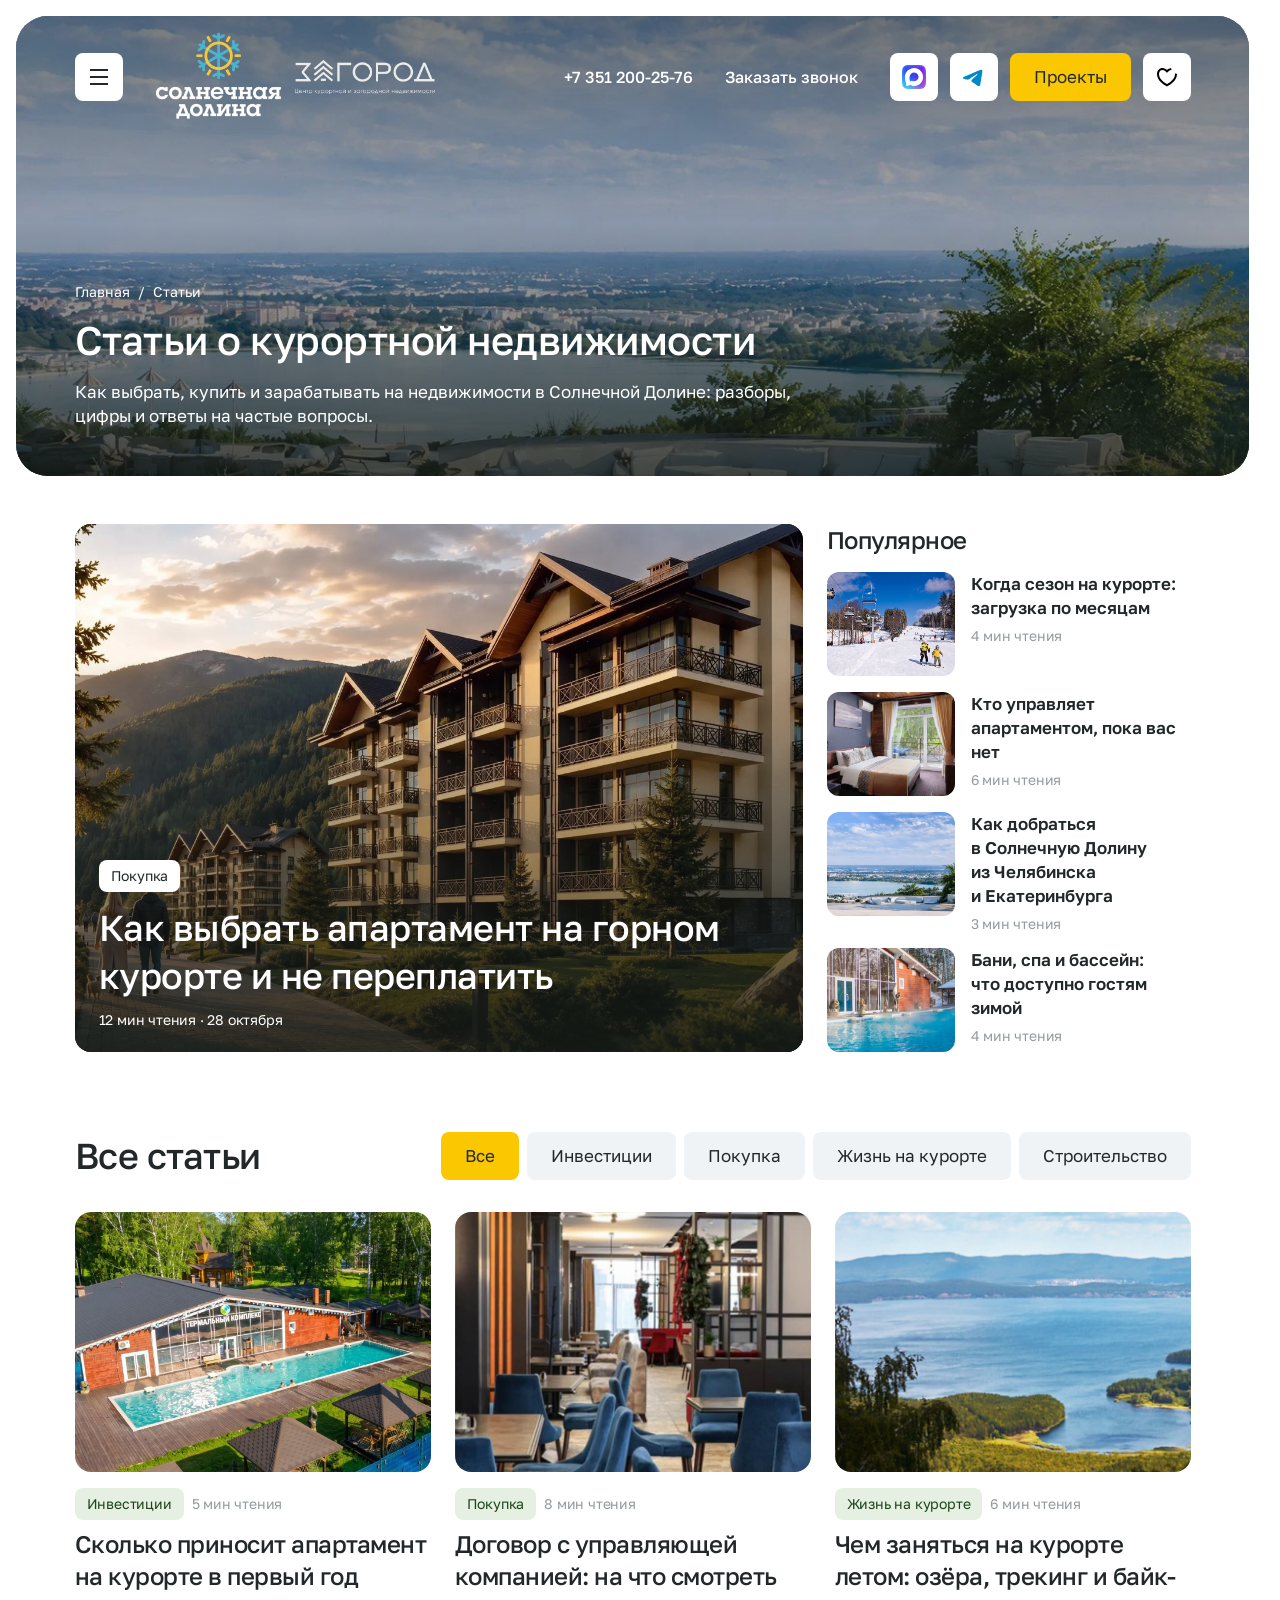
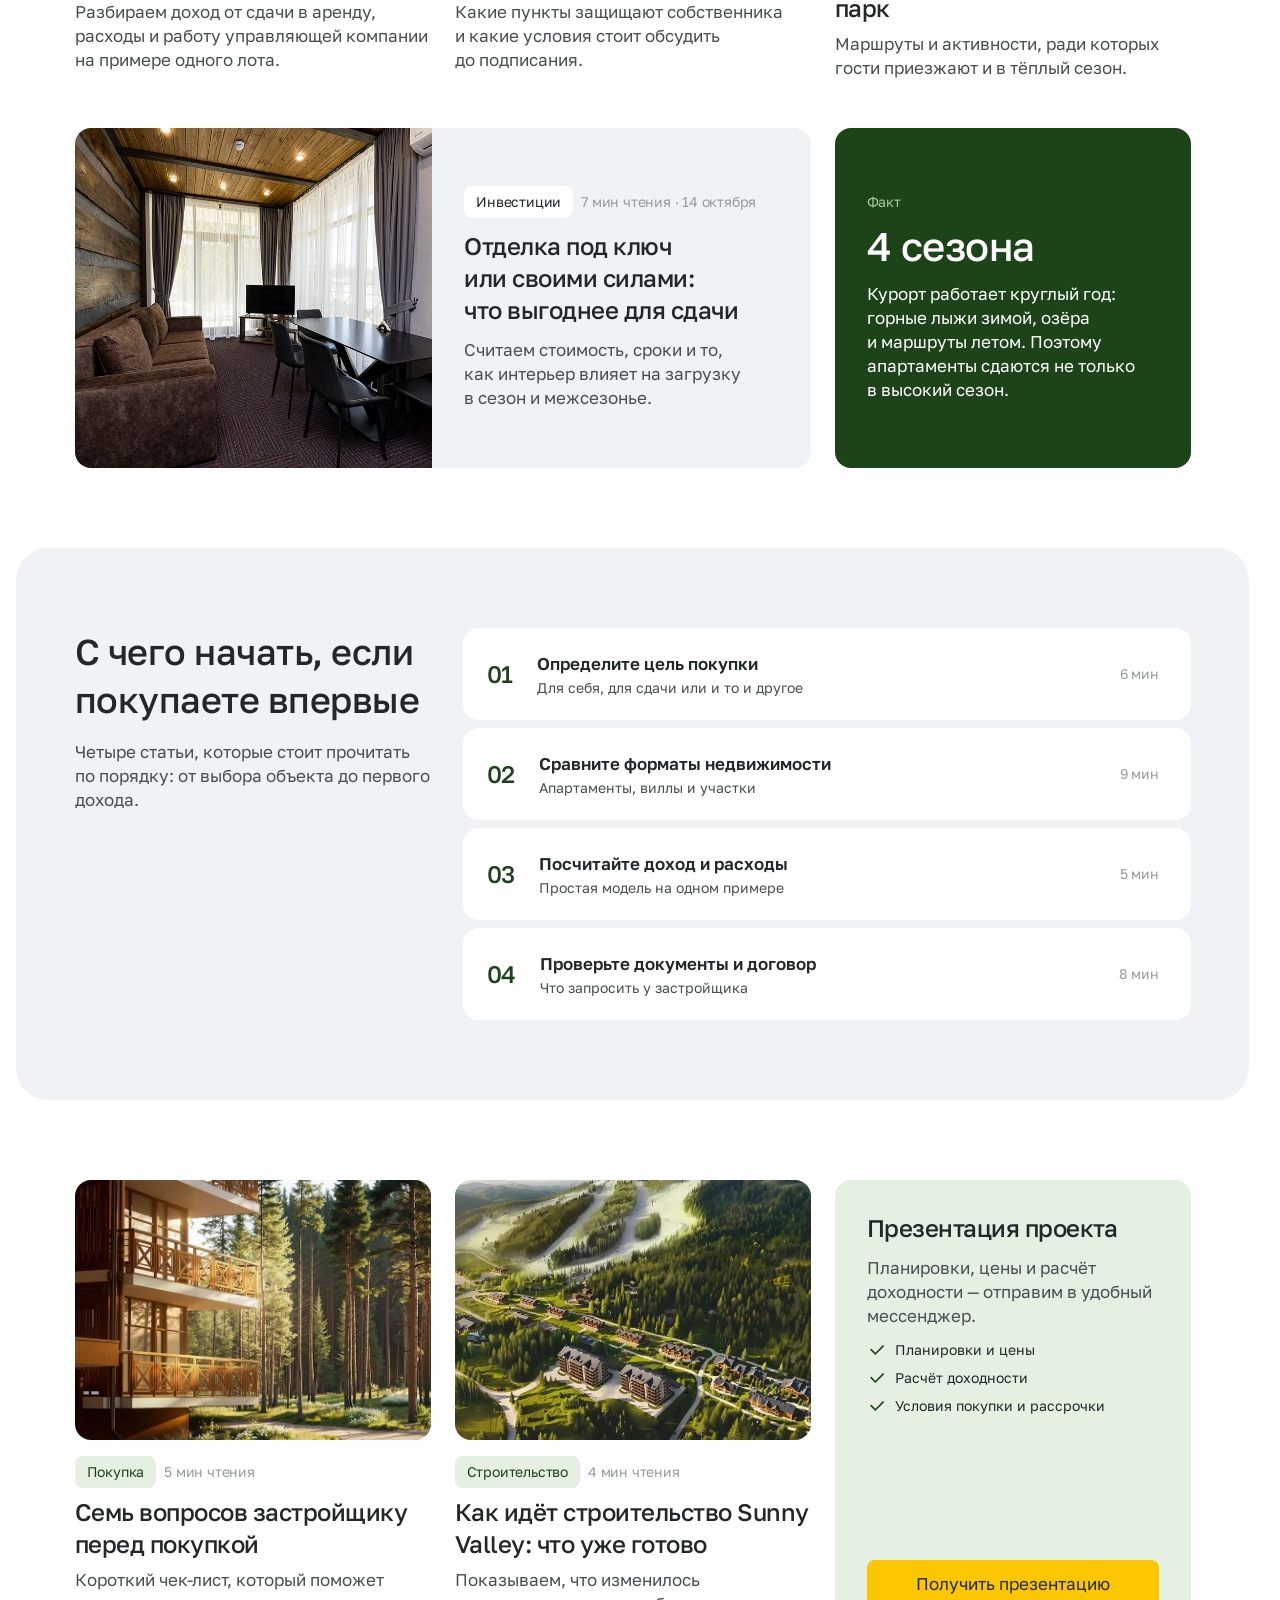
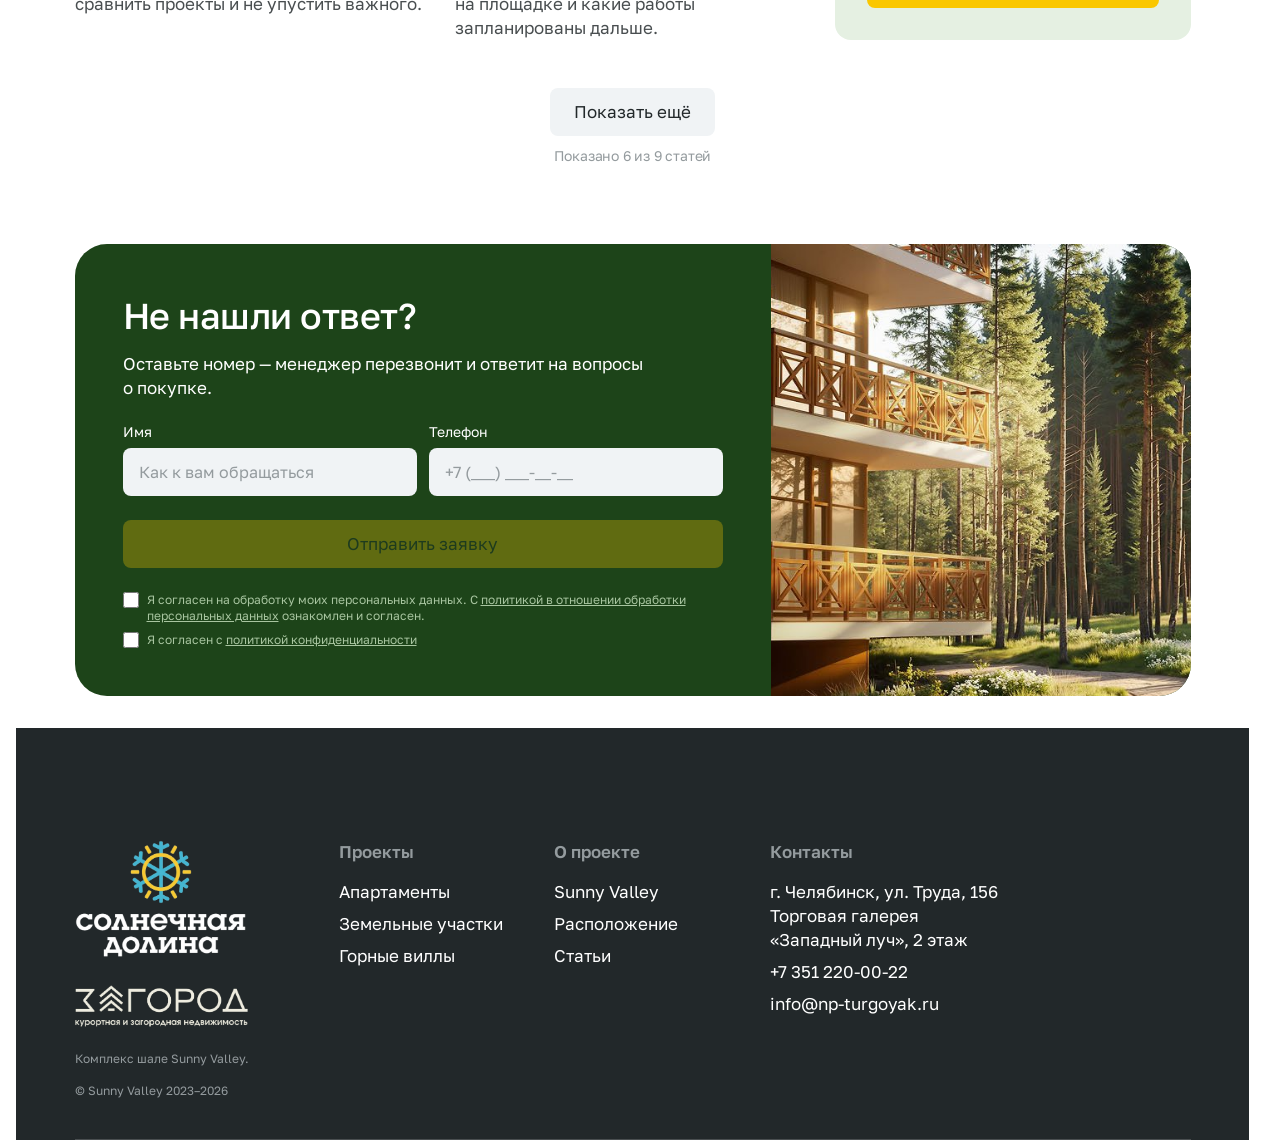
<file: index.html>
<!DOCTYPE html>
<html lang="ru">
<head>
  <meta charset="UTF-8">
  <!-- Entry point of the GitHub Pages preview. Do not ship to the live site. -->
  <meta name="robots" content="noindex, nofollow">
  <meta http-equiv="refresh" content="0; url=articles.html">
  <title>Статьи о курортной недвижимости: превью</title>
</head>
<body>
  <a href="articles.html">Открыть страницу статей</a>
</body>
</html>
</file>
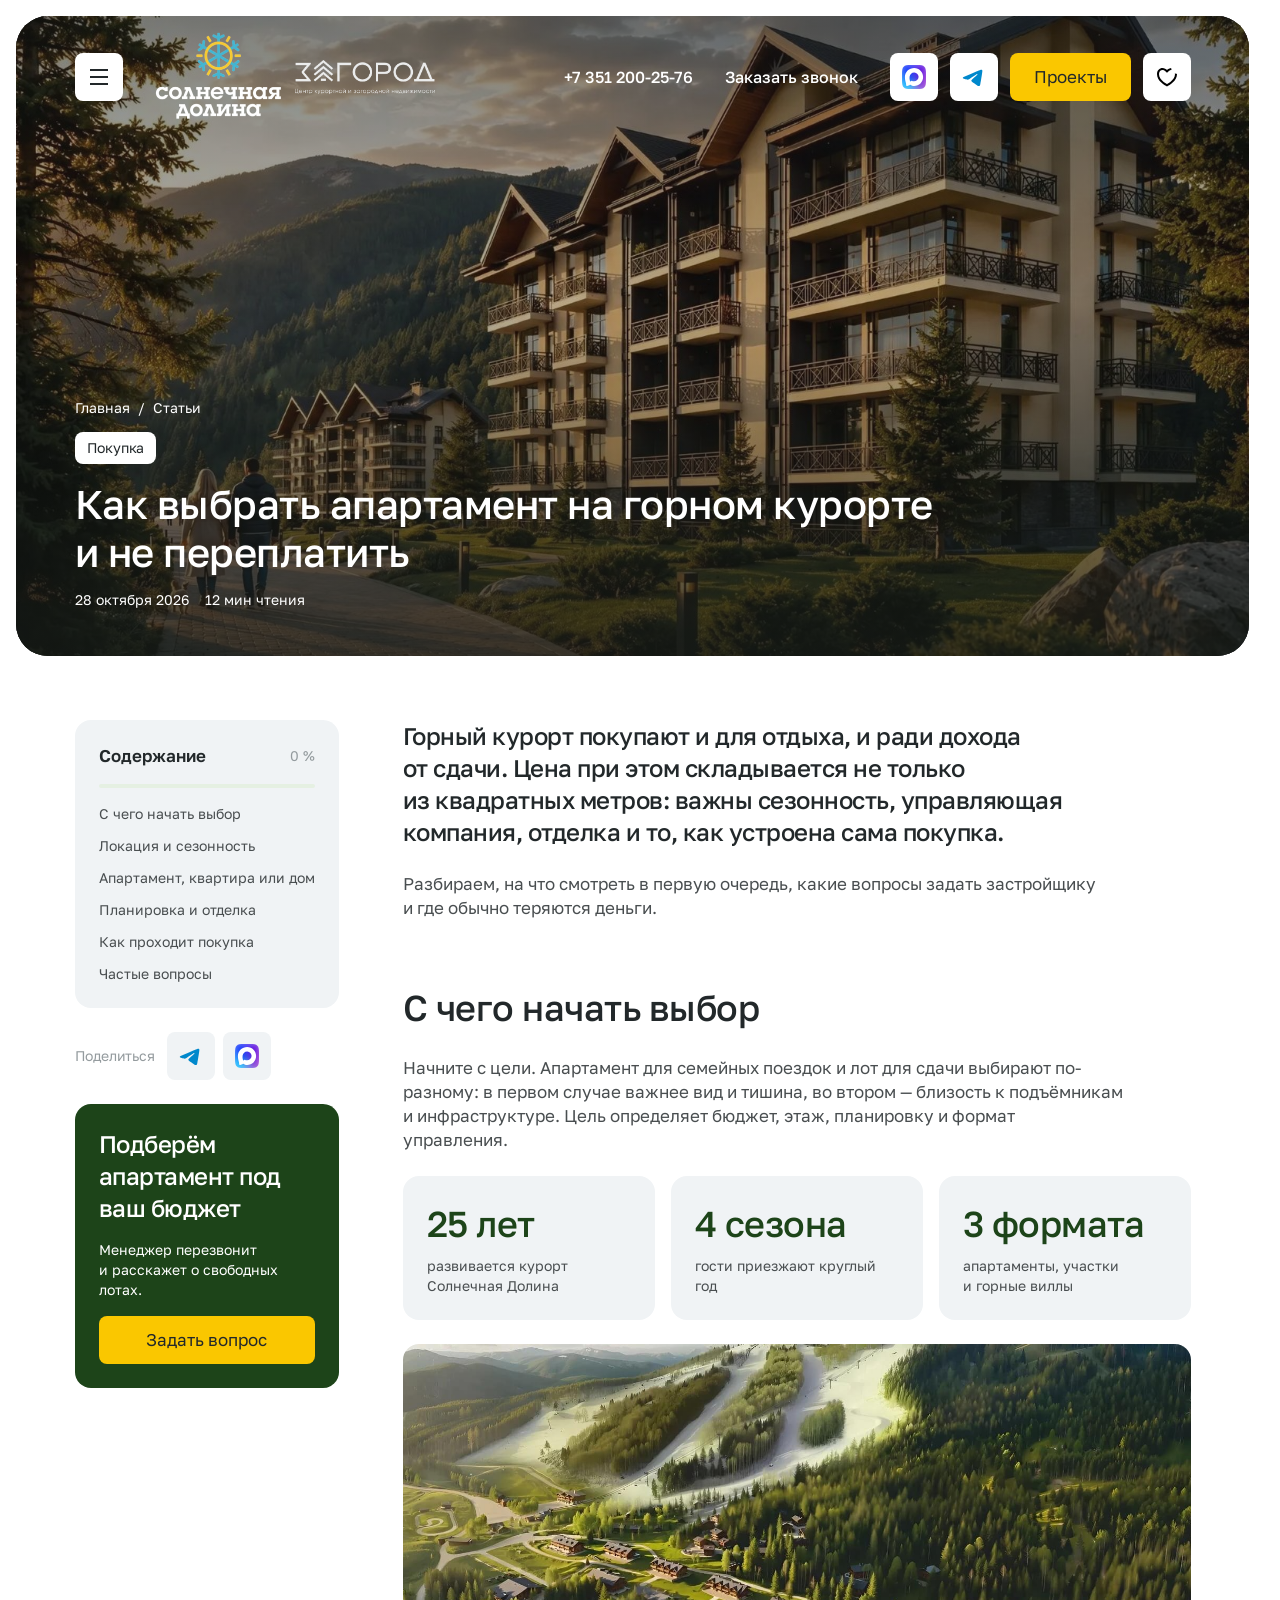
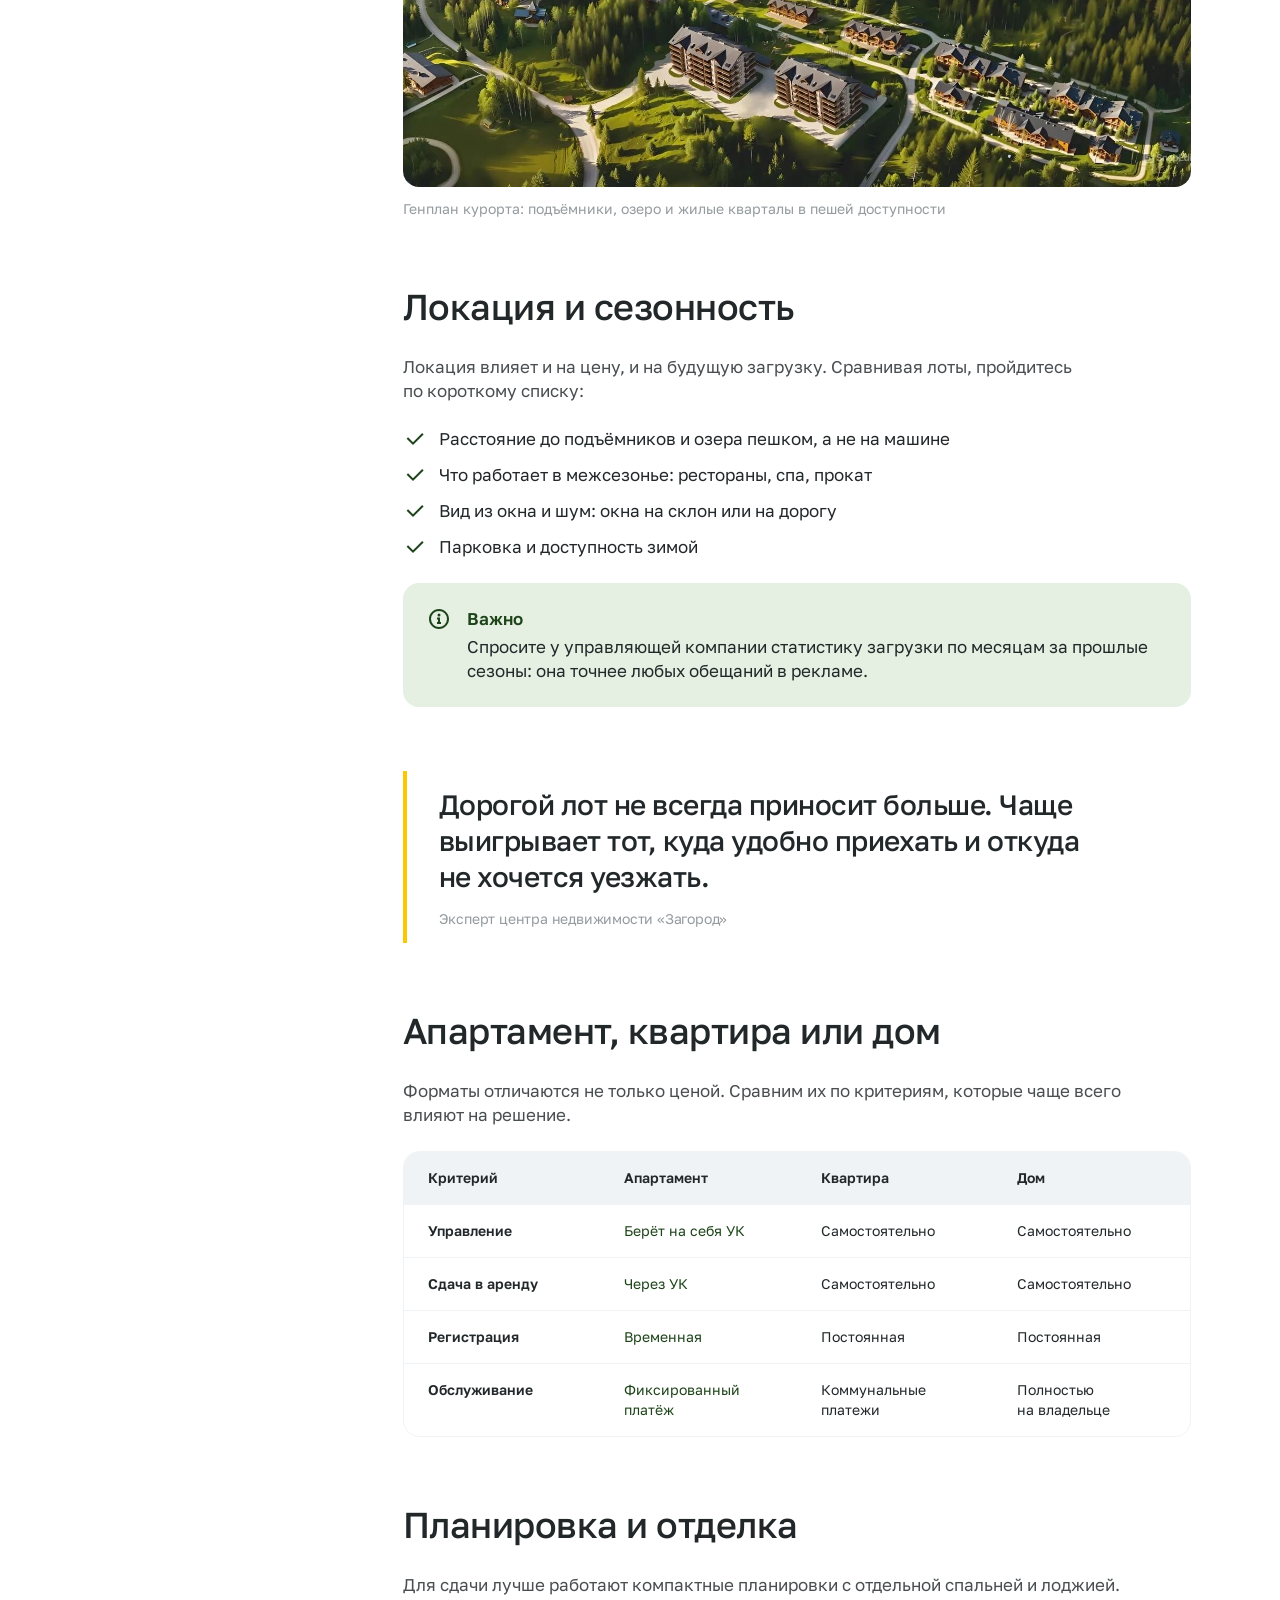
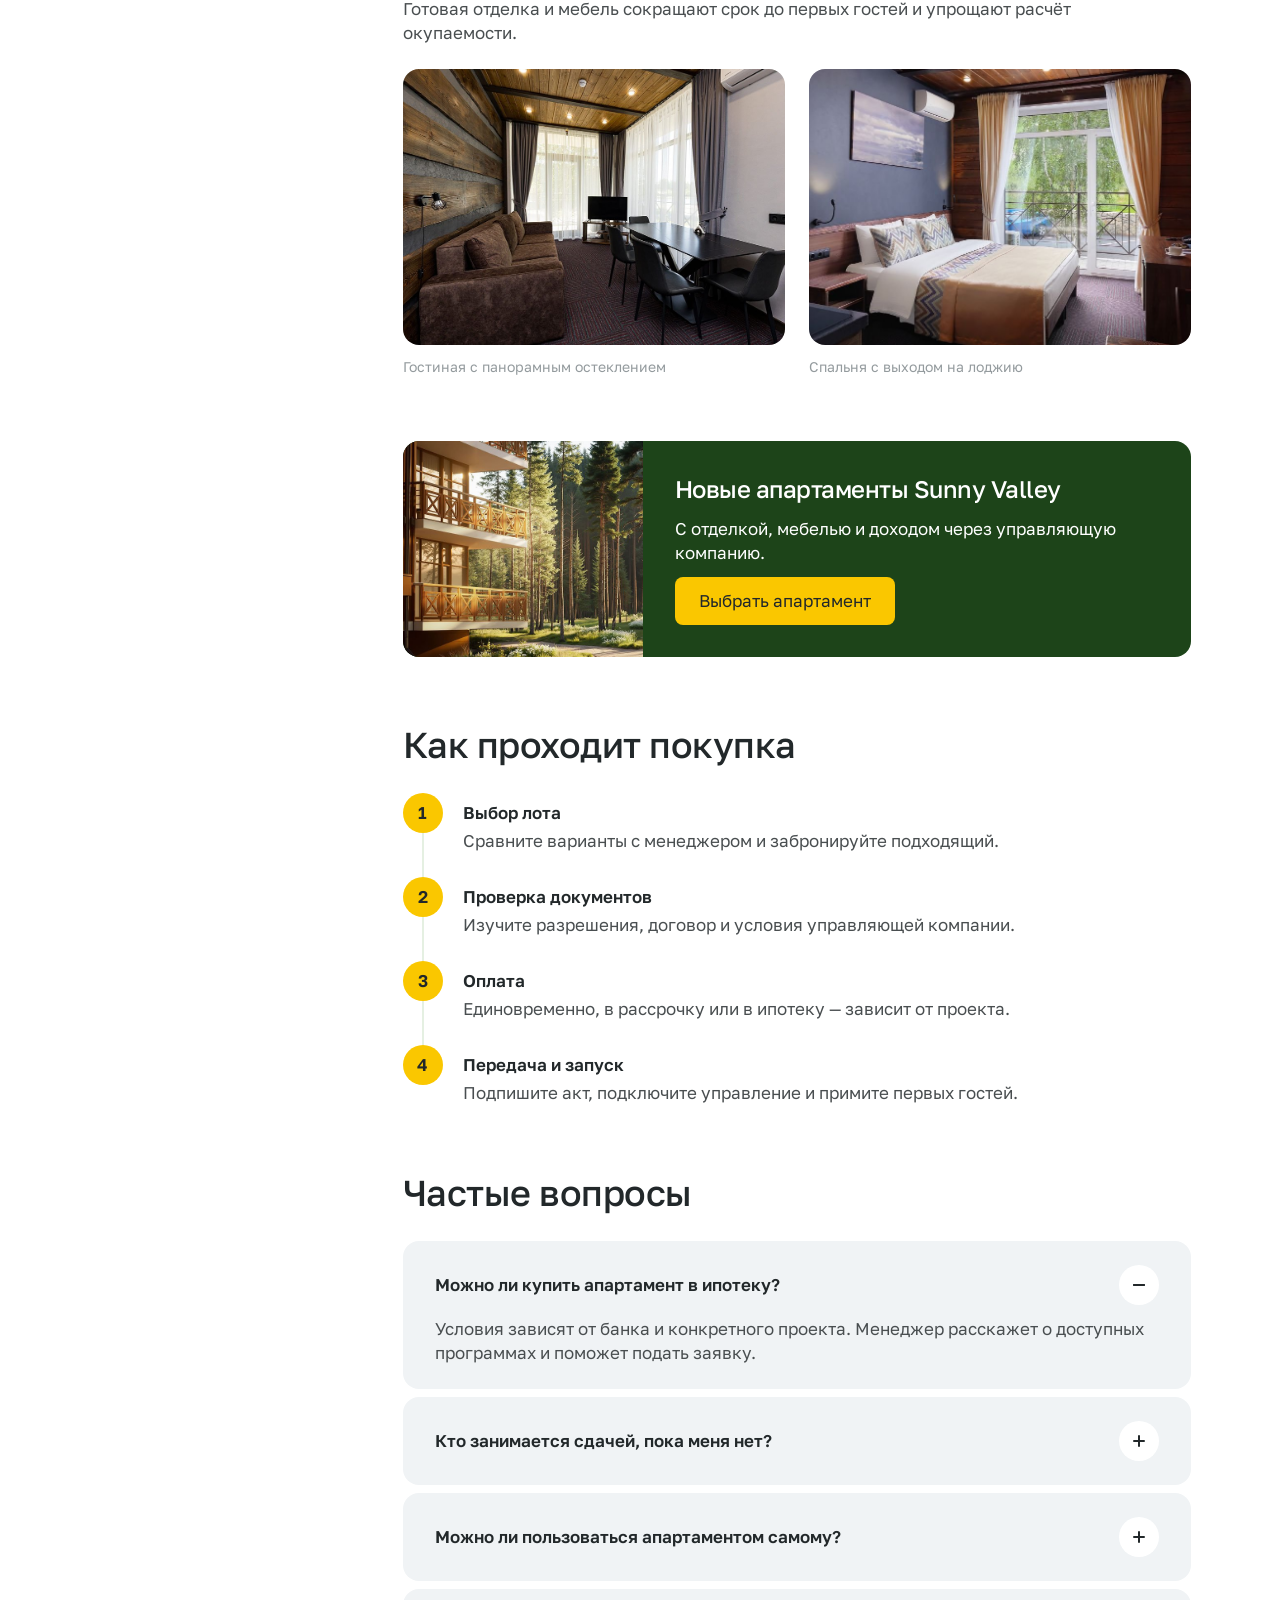
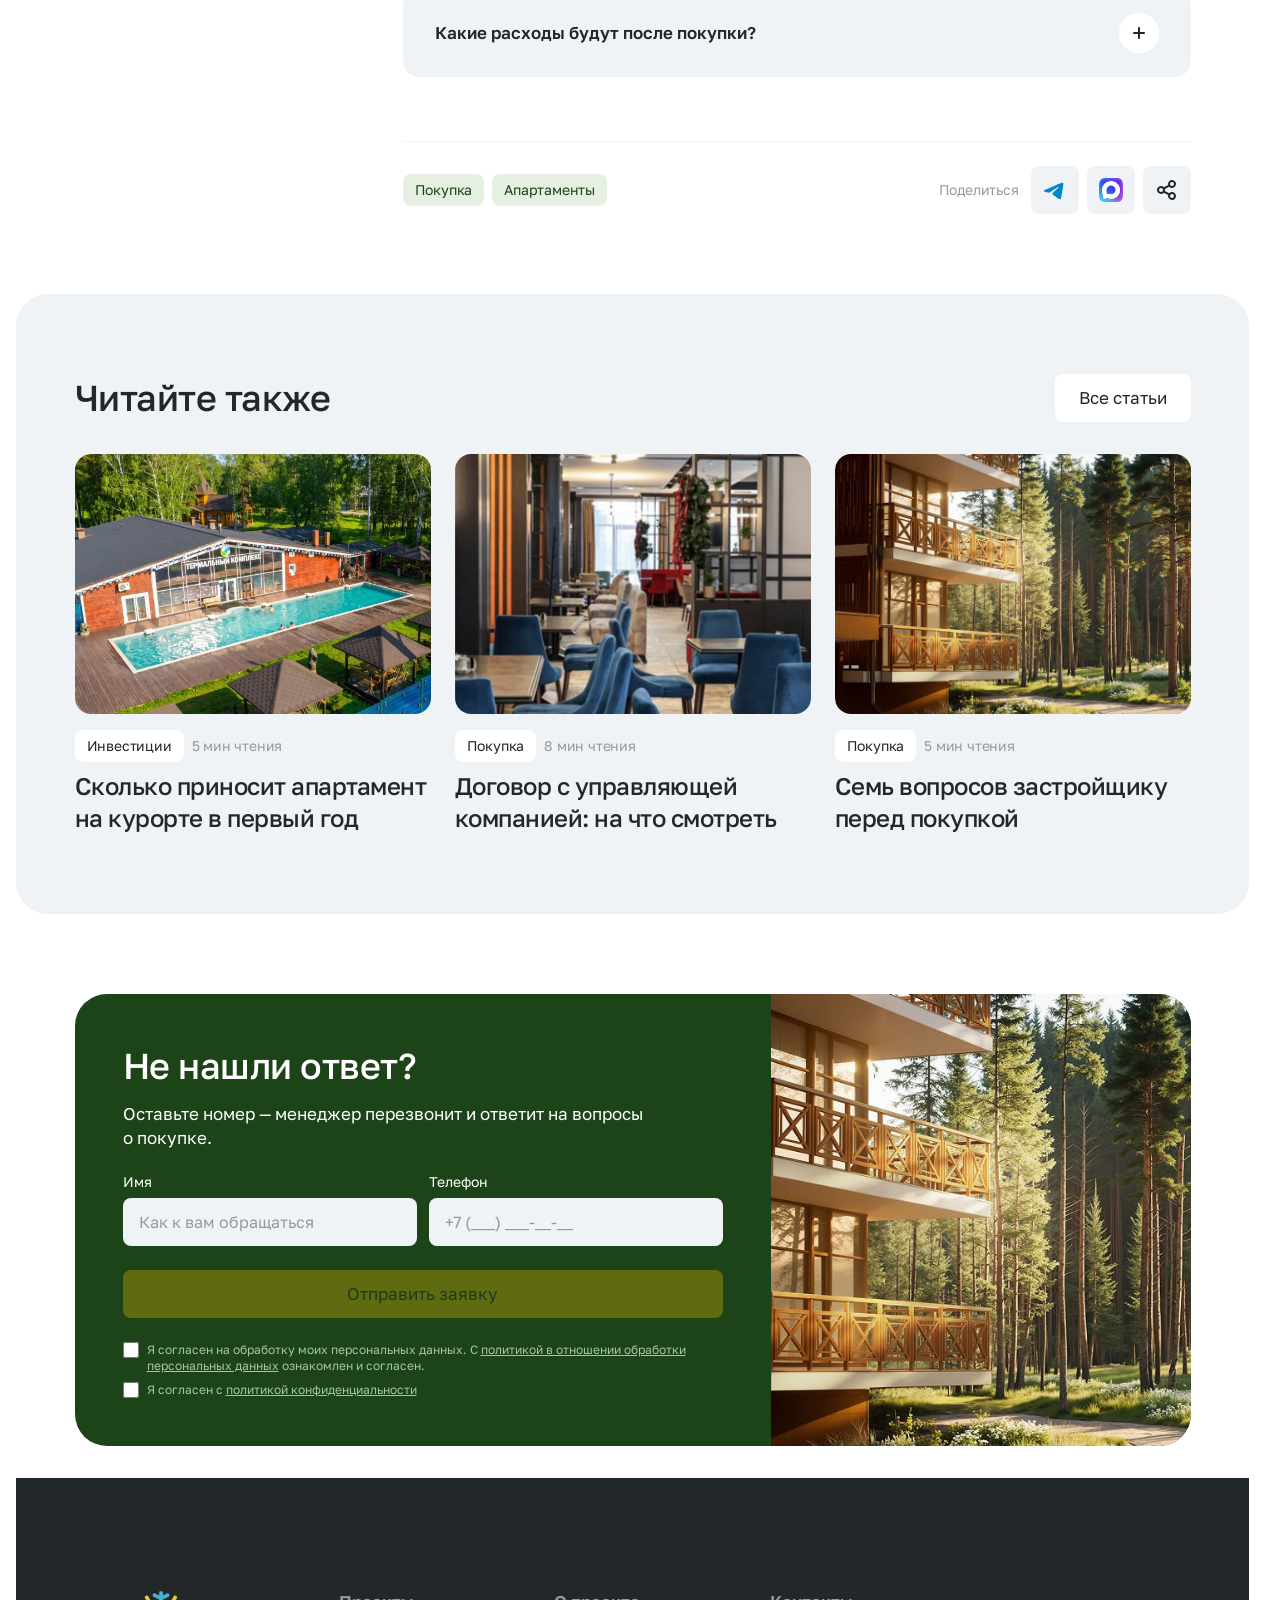
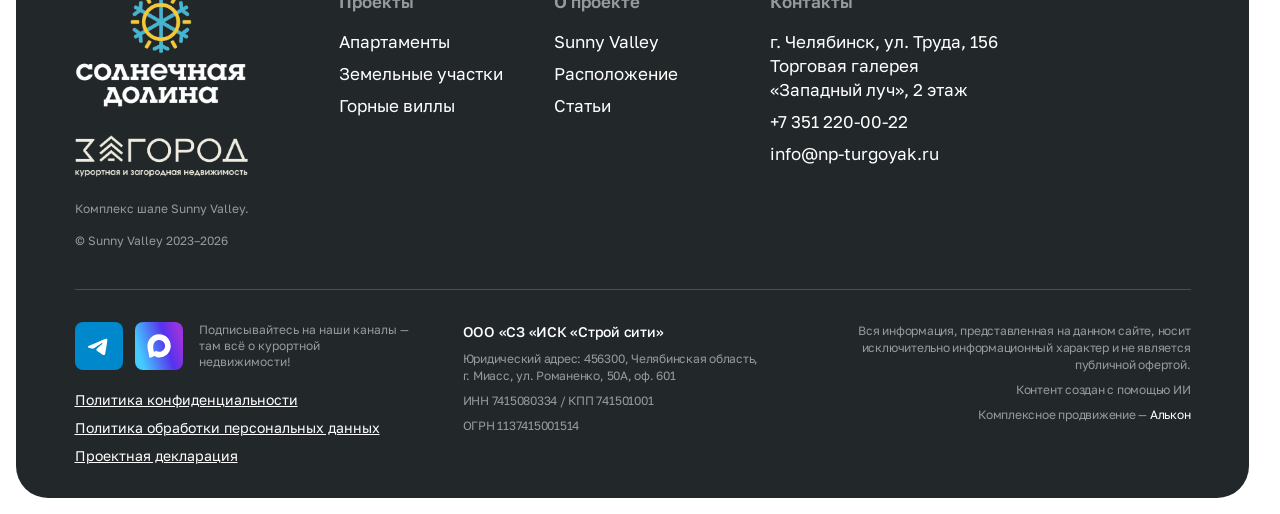
<file: article.html>
<!DOCTYPE html>
<html lang="ru">
<head>
  <meta charset="UTF-8">
  <meta name="viewport" content="width=device-width, initial-scale=1.0">
  <meta name="format-detection" content="telephone=no">
  <!-- Preview only: remove on release, otherwise the page stays out of search. -->
  <meta name="robots" content="noindex, nofollow">
  <title>Как выбрать апартамент на горном курорте и не переплатить</title>
  <meta name="description" content="На что смотреть при выборе апартамента на горном курорте: локация, сезонность, формат, планировка и этапы покупки.">
  <link rel="preconnect" href="https://fonts.googleapis.com">
  <link rel="preconnect" href="https://fonts.gstatic.com" crossorigin>
  <link href="https://fonts.googleapis.com/css2?family=Golos+Text:wght@400..900&display=swap" rel="stylesheet">
  <!-- Snapshot of the live site's styles, for local preview only. On the site they come from the template. -->
  <link rel="stylesheet" href="assets/css/site/fav-aparts.css">
  <link rel="stylesheet" href="assets/css/site/site-inline.css">
  <link rel="stylesheet" href="assets/css/articles.css">
  <!-- Footer layout: goes to the site together with the footer markup. -->
  <link rel="stylesheet" href="assets/css/footer.css">
</head>
<body id="up" class="main-body articles-page">
<!-- SITE HEADER: comes from the site template -->
<header class="header hidden header_sticky" id="header-sticky">
      <div class="header__menu-dimmer"></div>
      <div class="container">
      <div class="header__background"></div>
      <div class="header__container">
        <div class="header__hamburger-wrapper">
          <button class="header__hamburger-button button button_icn" data-hint-text="Меню">
            <img src="data:image/svg+xml,%3csvg%20width='24'%20height='24'%20viewBox='0%200%2024%2024'%20fill='none'%20xmlns='http://www.w3.org/2000/svg'%3e%3cpath%20d='M3%204H21V6H3V4ZM3%2011H21V13H3V11ZM3%2018H21V20H3V18Z'%20fill='%2322282A'/%3e%3c/svg%3e" alt="hamburger-icon">
          </button>
          <button class="header__close-button header__hamburger-button button button_icn button_light" data-hint-text="Закрыть меню">
            <img src="data:image/svg+xml,%3csvg%20width='24'%20height='24'%20viewBox='0%200%2024%2024'%20fill='none'%20xmlns='http://www.w3.org/2000/svg'%3e%3cpath%20d='M11.9997%2010.5865L16.9495%205.63672L18.3637%207.05093L13.4139%2012.0007L18.3637%2016.9504L16.9495%2018.3646L11.9997%2013.4149L7.04996%2018.3646L5.63574%2016.9504L10.5855%2012.0007L5.63574%207.05093L7.04996%205.63672L11.9997%2010.5865Z'%20fill='%2322282A'/%3e%3c/svg%3e" alt="hamburger-icon">
          </button>
          <div class="header__hamburder-menu">
                <nav>
                                      <a href="#o_nas" class="header__hamburder-menu-link">О проекте</a>
                                      <a href="#section-advantages" class="header__hamburder-menu-link">Инфраструктура</a>
                                      <a href="#contacts" class="header__hamburder-menu-link">Контакты</a>
                                  </nav>
                <nav class="header__hamburder-menu-projects">
                  <a href="/apartments/" class="header__hamburder-menu-link">Апартаменты</a>
                  <a href="/4sezona/" class="header__hamburder-menu-link">Земельные участки</a>
                  <a href="/houses/" class="header__hamburder-menu-link">Горные виллы</a>
              <a href="articles.html" class="header__hamburder-menu-link">Статьи</a>
                </nav>
                                <div class="header__hamburger-contacts">
                  <div class="header__hamburger-contacts-buttons">
                    <a href="https://max.ru/u/f9LHodD0cOL8bo70xZxo55q7_jvmMdqgrEBxCfWlBI1Q8cMoKsWiyhj1p1c" target="_blank" class="button button_icn button_light" style="width: 100%;" data-hint-text="Написать в Max">
                      <img src="assets/img/max-logo.svg" style="width:24px;height:24px;" alt="max-icon">
                    </a>
                    <a href="https://t.me/Zagorodapart" target="_blank" class="button button_icn button_light" style="width: 100%;" data-hint-text="Написать в Telegram">
                      <img src="data:image/svg+xml,%3csvg%20width='24'%20height='24'%20viewBox='0%200%2024%2024'%20fill='none'%20xmlns='http://www.w3.org/2000/svg'%3e%3cpath%20d='M2.14753%2011.8099C7.3949%209.52374%2010.894%208.01654%2012.6447%207.28833C17.6435%205.20916%2018.6822%204.84799%2019.3592%204.83606C19.5081%204.83344%2019.8411%204.87034%2020.0567%205.04534C20.2388%205.1931%2020.2889%205.39271%2020.3129%205.5328C20.3369%205.6729%2020.3667%205.99204%2020.343%206.2414C20.0721%209.08763%2018.9%2015.9947%2018.3037%2019.1825C18.0514%2020.5314%2017.5546%2020.9836%2017.0736%2021.0279C16.0283%2021.1241%2015.2345%2020.3371%2014.2221%2019.6735C12.6379%2018.635%2011.7429%2017.9885%2010.2051%2016.9751C8.42795%2015.804%209.58001%2015.1603%2010.5928%2014.1084C10.8579%2013.8331%2015.4635%209.64397%2015.5526%209.26395C15.5637%209.21642%2015.5741%209.03926%2015.4688%208.94571C15.3636%208.85216%2015.2083%208.88415%2015.0962%208.9096C14.9373%208.94566%2012.4064%2010.6184%207.50365%2013.928C6.78528%2014.4212%206.13461%2014.6616%205.55163%2014.649C4.90893%2014.6351%203.67265%2014.2856%202.7536%2013.9869C1.62635%2013.6204%200.730432%2013.4267%200.808447%2012.8044C0.849081%2012.4803%201.29544%2012.1488%202.14753%2011.8099Z'%20fill='%230088CC'/%3e%3c/svg%3e" alt="telegram-icon">
                    </a>
                  </div>
                  <span class="header__hamburger-contacts-address">
                    г. Челябинск, ул.&nbsp;Труда, 156 Торговая галерея &laquo;Западный луч&raquo;, 2&nbsp;этаж                  </span>
                  <span class="header__hamburger-contacts-address">
                                      </span>
                  <a href="tel:+73512200022" class="header__hamburger-contacts-phone">+7 351 220-00-22</a>
                </div>  
          </div>
        </div>
        <a href="/" class="header__logo">
          <img class="header__logo_mobile" src="assets/img/logo-sun.png" alt="baden-logo">
          <img class="header__logo_desc header__logo_desc_sun" src="assets/img/logo-sun.png" alt="baden-logo">
        </a>
        <a href="#up" class="header__up-link">
          <svg width="24" height="24" viewBox="0 0 24 24" fill="currentColor" xmlns="http://www.w3.org/2000/svg">
            <path d="M12.9999 7.82843V20H10.9999V7.82843L5.6359 13.1924L4.22168 11.7782L11.9999 4L19.7781 11.7782L18.3639 13.1924L12.9999 7.82843Z"/>
          </svg>            
          Наверх
        </a>
        <a href="tel:+73512200022" class="header__link header__phone-link">+7 351 200-25-76</a>
        <a class="header__link form-popup-btn" data-popup-text="Получить консультацию специалиста">Заказать звонок</a>
        <div class="header__buttons-container"> 
          <a href="https://max.ru/u/f9LHodD0cOL8bo70xZxo55q7_jvmMdqgrEBxCfWlBI1Q8cMoKsWiyhj1p1c" target="_blank" class="button button_icn whatsapp-btn" data-hint-text="Написать в Max">
            <img src="assets/img/max-logo.svg" style="width:24px;height:24px;" alt="max-icon">
          </a>
          <a href="https://t.me/Zagorodapart" target="_blank" class="button button_icn tg-btn" data-hint-text="Написать в Telegram">
            <img src="data:image/svg+xml,%3csvg%20width='24'%20height='24'%20viewBox='0%200%2024%2024'%20fill='none'%20xmlns='http://www.w3.org/2000/svg'%3e%3cpath%20d='M2.14753%2011.8099C7.3949%209.52374%2010.894%208.01654%2012.6447%207.28833C17.6435%205.20916%2018.6822%204.84799%2019.3592%204.83606C19.5081%204.83344%2019.8411%204.87034%2020.0567%205.04534C20.2388%205.1931%2020.2889%205.39271%2020.3129%205.5328C20.3369%205.6729%2020.3667%205.99204%2020.343%206.2414C20.0721%209.08763%2018.9%2015.9947%2018.3037%2019.1825C18.0514%2020.5314%2017.5546%2020.9836%2017.0736%2021.0279C16.0283%2021.1241%2015.2345%2020.3371%2014.2221%2019.6735C12.6379%2018.635%2011.7429%2017.9885%2010.2051%2016.9751C8.42795%2015.804%209.58001%2015.1603%2010.5928%2014.1084C10.8579%2013.8331%2015.4635%209.64397%2015.5526%209.26395C15.5637%209.21642%2015.5741%209.03926%2015.4688%208.94571C15.3636%208.85216%2015.2083%208.88415%2015.0962%208.9096C14.9373%208.94566%2012.4064%2010.6184%207.50365%2013.928C6.78528%2014.4212%206.13461%2014.6616%205.55163%2014.649C4.90893%2014.6351%203.67265%2014.2856%202.7536%2013.9869C1.62635%2013.6204%200.730432%2013.4267%200.808447%2012.8044C0.849081%2012.4803%201.29544%2012.1488%202.14753%2011.8099Z'%20fill='%230088CC'/%3e%3c/svg%3e" alt="telegram-icon">
          </a>
                                      <a href="/projects/" class="button button_main header__apart-btn">
                  Проекты                </a>
                        
            <a class="button button_icn hint_to_right header-fav-btn" data-hint-text="В избранном пусто" href="/favourites">
                <svg width="24" height="24" viewBox="0 0 24 24" fill="var(--svg-gray-color)" xmlns="http://www.w3.org/2000/svg">
                  <path d="M16.5 3C19.5376 3 22 5.5 22 9C22 16 14.5 20 12 21.5C9.5 20 2 16 2 9C2 5.5 4.5 3 7.5 3C9.35997 3 11 4 12 5C13 4 14.64 3 16.5 3ZM12.9339 18.6038C13.8155 18.0485 14.61 17.4955 15.3549 16.9029C18.3337 14.533 20 11.9435 20 9C20 6.64076 18.463 5 16.5 5C15.4241 5 14.2593 5.56911 13.4142 6.41421L12 7.82843L10.5858 6.41421C9.74068 5.56911 8.5759 5 7.5 5C5.55906 5 4 6.6565 4 9C4 11.9435 5.66627 14.533 8.64514 16.9029C9.39 17.4955 10.1845 18.0485 11.0661 18.6038C11.3646 18.7919 11.6611 18.9729 12 19.1752C12.3389 18.9729 12.6354 18.7919 12.9339 18.6038Z"/>
                </svg>    
                <div class="fav-button-count"></div> 
              </a>
                  </div>
      </div>
    </div>
  </header>
<div class="header_logo_mobile_banner">
  <img src="assets/img/logo-strip.svg" alt="Загород: курортная и загородная недвижимость">
</div>
<section class="hero articles-hero" id="hero">
<header class="header header_main_bl">
  <div class="header__menu-dimmer"></div>  
  <div class="container">
      <div class="header__background"></div>
      <div class="header__container">
        <div class="header__hamburger-wrapper">
          <button class="header__hamburger-button button button_icn"  data-hint-text="Меню">
            <img src="data:image/svg+xml,%3csvg%20width='24'%20height='24'%20viewBox='0%200%2024%2024'%20fill='none'%20xmlns='http://www.w3.org/2000/svg'%3e%3cpath%20d='M3%204H21V6H3V4ZM3%2011H21V13H3V11ZM3%2018H21V20H3V18Z'%20fill='%2322282A'/%3e%3c/svg%3e" alt="hamburger-icon">
          </button>
          <button class="header__close-button header__hamburger-button button button_icn button_light"  data-hint-text="Закрыть меню">
            <img src="data:image/svg+xml,%3csvg%20width='24'%20height='24'%20viewBox='0%200%2024%2024'%20fill='none'%20xmlns='http://www.w3.org/2000/svg'%3e%3cpath%20d='M11.9997%2010.5865L16.9495%205.63672L18.3637%207.05093L13.4139%2012.0007L18.3637%2016.9504L16.9495%2018.3646L11.9997%2013.4149L7.04996%2018.3646L5.63574%2016.9504L10.5855%2012.0007L5.63574%207.05093L7.04996%205.63672L11.9997%2010.5865Z'%20fill='%2322282A'/%3e%3c/svg%3e" alt="hamburger-icon">
          </button>
          <div class="header__hamburder-menu">
            <nav>
                              <a href="#o_nas" class="header__hamburder-menu-link">О проекте</a>
                              <a href="#section-advantages" class="header__hamburder-menu-link">Инфраструктура</a>
                              <a href="#contacts" class="header__hamburder-menu-link">Контакты</a>
                          </nav>
            <nav class="header__hamburder-menu-projects">
              <a href="/apartments/" class="header__hamburder-menu-link">Апартаменты</a>
              <a href="/4sezona/" class="header__hamburder-menu-link">Земельные участки</a>
              <a href="/houses/" class="header__hamburder-menu-link">Горные виллы</a>
              <a href="articles.html" class="header__hamburder-menu-link">Статьи</a>
            </nav>
                        <div class="header__hamburger-contacts">
              <div class="header__hamburger-contacts-buttons">
                <a href="https://max.ru/u/f9LHodD0cOL8bo70xZxo55q7_jvmMdqgrEBxCfWlBI1Q8cMoKsWiyhj1p1c" target="_blank" class="button button_icn button_light" style="width: 100%;" data-hint-text="Написать в Max">
                  <img src="assets/img/max-logo.svg" alt="max-icon" style="width: 24px; height: 24px;">
                </a>
                <a href="https://t.me/Zagorodapart" target="_blank" class="button button_icn button_light" style="width: 100%;" data-hint-text="Написать в Telegram">
                  <img src="data:image/svg+xml,%3csvg%20width='24'%20height='24'%20viewBox='0%200%2024%2024'%20fill='none'%20xmlns='http://www.w3.org/2000/svg'%3e%3cpath%20d='M2.14753%2011.8099C7.3949%209.52374%2010.894%208.01654%2012.6447%207.28833C17.6435%205.20916%2018.6822%204.84799%2019.3592%204.83606C19.5081%204.83344%2019.8411%204.87034%2020.0567%205.04534C20.2388%205.1931%2020.2889%205.39271%2020.3129%205.5328C20.3369%205.6729%2020.3667%205.99204%2020.343%206.2414C20.0721%209.08763%2018.9%2015.9947%2018.3037%2019.1825C18.0514%2020.5314%2017.5546%2020.9836%2017.0736%2021.0279C16.0283%2021.1241%2015.2345%2020.3371%2014.2221%2019.6735C12.6379%2018.635%2011.7429%2017.9885%2010.2051%2016.9751C8.42795%2015.804%209.58001%2015.1603%2010.5928%2014.1084C10.8579%2013.8331%2015.4635%209.64397%2015.5526%209.26395C15.5637%209.21642%2015.5741%209.03926%2015.4688%208.94571C15.3636%208.85216%2015.2083%208.88415%2015.0962%208.9096C14.9373%208.94566%2012.4064%2010.6184%207.50365%2013.928C6.78528%2014.4212%206.13461%2014.6616%205.55163%2014.649C4.90893%2014.6351%203.67265%2014.2856%202.7536%2013.9869C1.62635%2013.6204%200.730432%2013.4267%200.808447%2012.8044C0.849081%2012.4803%201.29544%2012.1488%202.14753%2011.8099Z'%20fill='%230088CC'/%3e%3c/svg%3e" alt="telegram-icon">
                </a>
              </div>
              <span class="header__hamburger-contacts-address">
                г. Челябинск, ул.&nbsp;Труда, 156 Торговая галерея &laquo;Западный луч&raquo;, 2&nbsp;этаж              </span>
              <span class="header__hamburger-contacts-address">
                              </span>
              <a href="tel:+73512200022" class="header__hamburger-contacts-phone">+7 351 220-00-22</a>
            </div>  
          </div>
        </div>
        <a href="/" class="header__logo">
                    <img class="header__logo_mobile" src="assets/img/logo-sun.png" alt="baden-logo">
          <img class="header__logo_desc header__logo_desc_sun" src="assets/img/logo-sun.png" alt="baden-logo">
          <img class="header__logo_desc header__logo_desc_z" src="assets/img/logo-zagorod-footer.png" alt="baden-logo">
        </a>
        <a href="tel:+73512200022" class="header__link header__phone-link">+7 351 200-25-76</a>
        <burron class="header__link form-popup-btn" data-popup-text="Получить консультацию специалиста">Заказать звонок</burron>
        <div class="header__buttons-container">
          <a href="https://max.ru/u/f9LHodD0cOL8bo70xZxo55q7_jvmMdqgrEBxCfWlBI1Q8cMoKsWiyhj1p1c" target="_blank" class="button button_icn whatsapp-btn" data-hint-text="Написать в Max">
            <img src="assets/img/max-logo.svg" alt="max-icon" style="width: 24px; height: 24px;">
          </a>
          <a href="https://t.me/Zagorodapart" target="_blank" class="button button_icn tg-btn" data-hint-text="Написать в Telegram">
            <img src="data:image/svg+xml,%3csvg%20width='24'%20height='24'%20viewBox='0%200%2024%2024'%20fill='none'%20xmlns='http://www.w3.org/2000/svg'%3e%3cpath%20d='M2.14753%2011.8099C7.3949%209.52374%2010.894%208.01654%2012.6447%207.28833C17.6435%205.20916%2018.6822%204.84799%2019.3592%204.83606C19.5081%204.83344%2019.8411%204.87034%2020.0567%205.04534C20.2388%205.1931%2020.2889%205.39271%2020.3129%205.5328C20.3369%205.6729%2020.3667%205.99204%2020.343%206.2414C20.0721%209.08763%2018.9%2015.9947%2018.3037%2019.1825C18.0514%2020.5314%2017.5546%2020.9836%2017.0736%2021.0279C16.0283%2021.1241%2015.2345%2020.3371%2014.2221%2019.6735C12.6379%2018.635%2011.7429%2017.9885%2010.2051%2016.9751C8.42795%2015.804%209.58001%2015.1603%2010.5928%2014.1084C10.8579%2013.8331%2015.4635%209.64397%2015.5526%209.26395C15.5637%209.21642%2015.5741%209.03926%2015.4688%208.94571C15.3636%208.85216%2015.2083%208.88415%2015.0962%208.9096C14.9373%208.94566%2012.4064%2010.6184%207.50365%2013.928C6.78528%2014.4212%206.13461%2014.6616%205.55163%2014.649C4.90893%2014.6351%203.67265%2014.2856%202.7536%2013.9869C1.62635%2013.6204%200.730432%2013.4267%200.808447%2012.8044C0.849081%2012.4803%201.29544%2012.1488%202.14753%2011.8099Z'%20fill='%230088CC'/%3e%3c/svg%3e" alt="telegram-icon">
          </a>
                                          <a href="/projects/" class="button button_mobile button_main header__apart-btn">
                    Проекты                  </a>
                            <a class="button button_icn hint_to_right header-fav-btn" data-hint-text="В избранном пусто" href="/favourites">
                <svg width="24" height="24" viewBox="0 0 24 24" fill="var(--svg-gray-color)" xmlns="http://www.w3.org/2000/svg">
                  <path d="M16.5 3C19.5376 3 22 5.5 22 9C22 16 14.5 20 12 21.5C9.5 20 2 16 2 9C2 5.5 4.5 3 7.5 3C9.35997 3 11 4 12 5C13 4 14.64 3 16.5 3ZM12.9339 18.6038C13.8155 18.0485 14.61 17.4955 15.3549 16.9029C18.3337 14.533 20 11.9435 20 9C20 6.64076 18.463 5 16.5 5C15.4241 5 14.2593 5.56911 13.4142 6.41421L12 7.82843L10.5858 6.41421C9.74068 5.56911 8.5759 5 7.5 5C5.55906 5 4 6.6565 4 9C4 11.9435 5.66627 14.533 8.64514 16.9029C9.39 17.4955 10.1845 18.0485 11.0661 18.6038C11.3646 18.7919 11.6611 18.9729 12 19.1752C12.3389 18.9729 12.6354 18.7919 12.9339 18.6038Z"/>
                </svg>   
                <div class="fav-button-count"></div> 
              </a>
                  </div>
      </div>
  </div>
</header>
  <div class="articles-hero__card articles-hero__card_article">
    <img class="articles-hero__image" src="assets/img/hero-apartments.jpg" alt="" width="1600" height="900">
    <div class="container">
      <div class="articles-hero__content">
        <nav aria-label="Хлебные крошки">
          <ol class="articles-breadcrumbs"><li><a href="/">Главная</a></li><li><a href="articles.html">Статьи</a></li></ol>
        </nav>
        <span class="article-tag article-tag_white">Покупка</span>
        <div class="articles-hero__text">
          <h1 class="articles-title">Как&nbsp;выбрать апартамент на&nbsp;горном курорте и&nbsp;не&nbsp;переплатить</h1>
        </div>
        <div class="articles-hero__meta"><time datetime="2026-10-28">28&nbsp;октября 2026</time><span>12&nbsp;мин чтения</span></div>
      </div>
    </div>
  </div>
</section>

<main>
<div class="container">
  <div class="article-layout">
    <aside class="article-sidebar">
      <nav class="article-toc" data-article-toc aria-label="Содержание статьи">
        <button class="article-toc__head" type="button" aria-expanded="false">
          <span>Содержание</span>
          <span class="article-toc__percent" data-article-percent>0&nbsp;%</span>
          <span class="article-toc__toggle" aria-hidden="true"></span>
        </button>
        <div class="article-toc__progress"><span class="article-toc__bar" data-article-progress></span></div>
        <ol class="article-toc__list">
        <li><a class="article-toc__link" href="#choice">С&nbsp;чего начать выбор</a></li>
        <li><a class="article-toc__link" href="#location">Локация и&nbsp;сезонность</a></li>
        <li><a class="article-toc__link" href="#formats">Апартамент, квартира или&nbsp;дом</a></li>
        <li><a class="article-toc__link" href="#layout">Планировка и&nbsp;отделка</a></li>
        <li><a class="article-toc__link" href="#purchase">Как&nbsp;проходит покупка</a></li>
        <li><a class="article-toc__link" href="#faq">Частые вопросы</a></li>
        </ol>
      </nav>
      <div class="article-share">
        <span class="articles-muted article-share__label">Поделиться</span>
        <a class="button button_icn" href="#" data-share="telegram" target="_blank" rel="noopener" aria-label="Поделиться в Telegram"><svg viewBox="0 0 24 24" aria-hidden="true"><path fill="#08c" d="M2.14753 11.8099C7.3949 9.52374 10.894 8.01654 12.6447 7.28833C17.6435 5.20916 18.6822 4.84799 19.3592 4.83606C19.5081 4.83344 19.8411 4.87034 20.0567 5.04534C20.2388 5.1931 20.2889 5.39271 20.3129 5.5328C20.3369 5.6729 20.3667 5.99204 20.343 6.2414C20.0721 9.08763 18.9 15.9947 18.3037 19.1825C18.0514 20.5314 17.5546 20.9836 17.0736 21.0279C16.0283 21.1241 15.2345 20.3371 14.2221 19.6735C12.6379 18.635 11.7429 17.9885 10.2051 16.9751C8.42795 15.804 9.58001 15.1603 10.5928 14.1084C10.8579 13.8331 15.4635 9.64397 15.5526 9.26395C15.5637 9.21642 15.5741 9.03926 15.4688 8.94571C15.3636 8.85216 15.2083 8.88415 15.0962 8.90959C14.9373 8.94566 12.4064 10.6185 7.50365 13.928C6.78528 14.4212 6.13461 14.6616 5.55163 14.649C4.90893 14.6351 3.67265 14.2856 2.7536 13.9869C1.62635 13.6204 0.730432 13.4267 0.808447 12.8044C0.849081 12.4803 1.29544 12.1488 2.14753 11.8099Z"/></svg></a>
        <a class="button button_icn" href="#" data-share="max" target="_blank" rel="noopener" aria-label="Поделиться в Max"><img src="assets/img/max-logo.svg" alt=""></a>
        
      </div>
      <div class="article-sidebar__promo">
        <div class="articles-subheading">Подберём апартамент под ваш бюджет</div>
        <p>Менеджер перезвонит и&nbsp;расскажет о&nbsp;свободных лотах.</p>
        <a class="button button_main" href="#contact-form">Задать вопрос</a>
      </div>
    </aside>

    <article class="article-content" data-article-content>
      <p class="article-lede">Горный курорт покупают и&nbsp;для&nbsp;отдыха, и&nbsp;ради дохода от&nbsp;сдачи. Цена при этом складывается не&nbsp;только из&nbsp;квадратных метров: важны сезонность, управляющая компания, отделка и&nbsp;то, как&nbsp;устроена сама покупка.</p>
      <p>Разбираем, на&nbsp;что&nbsp;смотреть в&nbsp;первую очередь, какие вопросы задать застройщику и&nbsp;где обычно теряются деньги.</p>

      <h2 id="choice">С&nbsp;чего начать выбор</h2>
      <p>Начните с&nbsp;цели. Апартамент для&nbsp;семейных поездок и&nbsp;лот для&nbsp;сдачи выбирают по-разному: в&nbsp;первом случае важнее вид и&nbsp;тишина, во&nbsp;втором&nbsp;— близость к&nbsp;подъёмникам и&nbsp;инфраструктуре. Цель определяет бюджет, этаж, планировку и&nbsp;формат управления.</p>
      <div class="article-stats">
        <div class="article-stats__item"><span class="article-stats__value">25&nbsp;лет</span>развивается курорт Солнечная Долина</div>
        <div class="article-stats__item"><span class="article-stats__value">4&nbsp;сезона</span>гости приезжают круглый год</div>
        <div class="article-stats__item"><span class="article-stats__value">3&nbsp;формата</span>апартаменты, участки и&nbsp;горные виллы</div>
      </div>
      <figure class="article-figure">
        <img src="assets/img/genplan-aerial.jpg" alt="Вид на курорт с высоты: склоны, лес и жилые кварталы" loading="lazy" width="856" height="480">
        <figcaption>Генплан курорта: подъёмники, озеро и&nbsp;жилые кварталы в&nbsp;пешей доступности</figcaption>
      </figure>

      <h2 id="location">Локация и&nbsp;сезонность</h2>
      <p>Локация влияет и&nbsp;на&nbsp;цену, и&nbsp;на&nbsp;будущую загрузку. Сравнивая лоты, пройдитесь по&nbsp;короткому списку:</p>
      <ul>
        <li>Расстояние до&nbsp;подъёмников и&nbsp;озера пешком, а&nbsp;не&nbsp;на&nbsp;машине</li>
        <li>Что&nbsp;работает в&nbsp;межсезонье: рестораны, спа, прокат</li>
        <li>Вид из&nbsp;окна и&nbsp;шум: окна на&nbsp;склон или&nbsp;на&nbsp;дорогу</li>
        <li>Парковка и&nbsp;доступность зимой</li>
      </ul>
      <div class="article-note">
        <svg viewBox="0 0 24 24" aria-hidden="true"><path d="M12 22C6.48 22 2 17.52 2 12S6.48 2 12 2s10 4.48 10 10-4.48 10-10 10Zm0-2a8 8 0 1 0 0-16 8 8 0 0 0 0 16Zm1-9.5V15h1v2h-4v-2h1v-2.5h-1v-2h3ZM13.5 8a1.5 1.5 0 1 1-3 0 1.5 1.5 0 0 1 3 0Z"/></svg>
        <div><strong>Важно</strong>Спросите у&nbsp;управляющей компании статистику загрузки по&nbsp;месяцам за&nbsp;прошлые сезоны: она точнее любых обещаний в&nbsp;рекламе.</div>
      </div>
      <blockquote>
        <p>Дорогой лот не&nbsp;всегда приносит больше. Чаще выигрывает тот, куда удобно приехать и&nbsp;откуда не&nbsp;хочется уезжать.</p>
        <cite>Эксперт центра недвижимости «Загород»</cite>
      </blockquote>

      <h2 id="formats">Апартамент, квартира или&nbsp;дом</h2>
      <p>Форматы отличаются не&nbsp;только ценой. Сравним их по&nbsp;критериям, которые чаще всего влияют на&nbsp;решение.</p>
      <div class="article-table">
        <table>
          <thead><tr><th scope="col">Критерий</th><th scope="col">Апартамент</th><th scope="col">Квартира</th><th scope="col">Дом</th></tr></thead>
          <tbody>
            <tr><th scope="row">Управление</th><td>Берёт на&nbsp;себя УК</td><td>Самостоятельно</td><td>Самостоятельно</td></tr>
            <tr><th scope="row">Сдача в&nbsp;аренду</th><td>Через УК</td><td>Самостоятельно</td><td>Самостоятельно</td></tr>
            <tr><th scope="row">Регистрация</th><td>Временная</td><td>Постоянная</td><td>Постоянная</td></tr>
            <tr><th scope="row">Обслуживание</th><td>Фиксированный платёж</td><td>Коммунальные платежи</td><td>Полностью на&nbsp;владельце</td></tr>
          </tbody>
        </table>
      </div>

      <h2 id="layout">Планировка и&nbsp;отделка</h2>
      <p>Для&nbsp;сдачи лучше работают компактные планировки с&nbsp;отдельной спальней и&nbsp;лоджией. Готовая отделка и&nbsp;мебель сокращают срок до&nbsp;первых гостей и&nbsp;упрощают расчёт окупаемости.</p>
      <div class="article-gallery">
        <figure class="article-figure"><img src="assets/img/interior-living.jpg" alt="Гостиная с панорамными окнами" loading="lazy" width="416" height="300"><figcaption>Гостиная с&nbsp;панорамным остеклением</figcaption></figure>
        <figure class="article-figure"><img src="assets/img/interior-bedroom.jpg" alt="Спальня с выходом на лоджию" loading="lazy" width="416" height="300"><figcaption>Спальня с&nbsp;выходом на&nbsp;лоджию</figcaption></figure>
      </div>
      <aside class="article-promo">
        <img class="article-promo__image" src="assets/img/balcony-forest.jpg" alt="" loading="lazy" width="300" height="240">
        <div class="article-promo__body">
          <div class="articles-subheading">Новые апартаменты Sunny Valley</div>
          <p>С&nbsp;отделкой, мебелью и&nbsp;доходом через управляющую компанию.</p>
          <a class="button button_main" href="/apartments/">Выбрать апартамент</a>
        </div>
      </aside>

      <h2 id="purchase">Как&nbsp;проходит покупка</h2>
      <ol class="article-steps">
        <li><strong>Выбор лота</strong>Сравните варианты с&nbsp;менеджером и&nbsp;забронируйте подходящий.</li>
        <li><strong>Проверка документов</strong>Изучите разрешения, договор и&nbsp;условия управляющей компании.</li>
        <li><strong>Оплата</strong>Единовременно, в&nbsp;рассрочку или&nbsp;в&nbsp;ипотеку&nbsp;— зависит от&nbsp;проекта.</li>
        <li><strong>Передача и&nbsp;запуск</strong>Подпишите акт, подключите управление и&nbsp;примите первых гостей.</li>
      </ol>

      <h2 id="faq">Частые вопросы</h2>
      <div class="article-faq">
      <div class="article-faq__item is-open">
        <h3 class="articles-text"><button class="article-faq__question" type="button" aria-expanded="true">
          <span>Можно ли&nbsp;купить апартамент в&nbsp;ипотеку?</span><span class="article-faq__toggle" aria-hidden="true"></span>
        </button></h3>
        <div class="article-faq__answer"><div><p>Условия зависят от&nbsp;банка и&nbsp;конкретного проекта. Менеджер расскажет о&nbsp;доступных программах и&nbsp;поможет подать заявку.</p></div></div>
      </div>
      <div class="article-faq__item">
        <h3 class="articles-text"><button class="article-faq__question" type="button" aria-expanded="false">
          <span>Кто занимается сдачей, пока меня нет?</span><span class="article-faq__toggle" aria-hidden="true"></span>
        </button></h3>
        <div class="article-faq__answer"><div><p>Заселением, уборкой и&nbsp;работой с&nbsp;гостями занимается управляющая компания, а&nbsp;собственник получает отчёт и&nbsp;доход.</p></div></div>
      </div>
      <div class="article-faq__item">
        <h3 class="articles-text"><button class="article-faq__question" type="button" aria-expanded="false">
          <span>Можно ли&nbsp;пользоваться апартаментом самому?</span><span class="article-faq__toggle" aria-hidden="true"></span>
        </button></h3>
        <div class="article-faq__answer"><div><p>Да. Даты собственных поездок согласуются с&nbsp;управляющей компанией заранее.</p></div></div>
      </div>
      <div class="article-faq__item">
        <h3 class="articles-text"><button class="article-faq__question" type="button" aria-expanded="false">
          <span>Какие расходы будут после покупки?</span><span class="article-faq__toggle" aria-hidden="true"></span>
        </button></h3>
        <div class="article-faq__answer"><div><p>Обслуживание, коммунальные платежи и&nbsp;вознаграждение управляющей компании. Точный расчёт менеджер подготовит для&nbsp;выбранного лота.</p></div></div>
      </div>
      </div>

      <div class="article-end">
        <div class="article-end__tags"><a class="article-tag" href="articles.html">Покупка</a><a class="article-tag" href="articles.html">Апартаменты</a></div>
        <div class="article-share">
        <span class="articles-muted article-share__label">Поделиться</span>
        <a class="button button_icn" href="#" data-share="telegram" target="_blank" rel="noopener" aria-label="Поделиться в Telegram"><svg viewBox="0 0 24 24" aria-hidden="true"><path fill="#08c" d="M2.14753 11.8099C7.3949 9.52374 10.894 8.01654 12.6447 7.28833C17.6435 5.20916 18.6822 4.84799 19.3592 4.83606C19.5081 4.83344 19.8411 4.87034 20.0567 5.04534C20.2388 5.1931 20.2889 5.39271 20.3129 5.5328C20.3369 5.6729 20.3667 5.99204 20.343 6.2414C20.0721 9.08763 18.9 15.9947 18.3037 19.1825C18.0514 20.5314 17.5546 20.9836 17.0736 21.0279C16.0283 21.1241 15.2345 20.3371 14.2221 19.6735C12.6379 18.635 11.7429 17.9885 10.2051 16.9751C8.42795 15.804 9.58001 15.1603 10.5928 14.1084C10.8579 13.8331 15.4635 9.64397 15.5526 9.26395C15.5637 9.21642 15.5741 9.03926 15.4688 8.94571C15.3636 8.85216 15.2083 8.88415 15.0962 8.90959C14.9373 8.94566 12.4064 10.6185 7.50365 13.928C6.78528 14.4212 6.13461 14.6616 5.55163 14.649C4.90893 14.6351 3.67265 14.2856 2.7536 13.9869C1.62635 13.6204 0.730432 13.4267 0.808447 12.8044C0.849081 12.4803 1.29544 12.1488 2.14753 11.8099Z"/></svg></a>
        <a class="button button_icn" href="#" data-share="max" target="_blank" rel="noopener" aria-label="Поделиться в Max"><img src="assets/img/max-logo.svg" alt=""></a>
        <button class="button button_icn" type="button" data-share="copy" aria-label="Поделиться ссылкой"><svg viewBox="0 0 24 24" aria-hidden="true"><path fill="#22282A" d="M13.12 17.02 8.92 14.73a4 4 0 1 1 0-5.46l4.2-2.29A4 4 0 1 1 14.08 8.74L9.88 11.03a4 4 0 0 1 0 1.94l4.2 2.29a4 4 0 1 1-.96 1.76ZM6 14a2 2 0 1 0 0-4 2 2 0 0 0 0 4Zm11-6a2 2 0 1 0 0-4 2 2 0 0 0 0 4Zm0 12a2 2 0 1 0 0-4 2 2 0 0 0 0 4Z"/></svg></button>
      </div>
      </div>
    </article>
  </div>
</div>

<section class="articles-related" aria-labelledby="related-heading">
  <div class="container">
    <div class="articles-related__head">
      <h2 class="articles-heading" id="related-heading">Читайте также</h2>
      <a class="button articles-related__all_desktop" href="articles.html">Все статьи</a>
    </div>
    <div class="articles-related__grid">
      <article class="article-card">
    <img class="article-card__image" src="assets/img/pool-aerial.jpg" alt="" loading="lazy" width="416" height="260">
    <div class="article-card__body">
      <div class="article-card__meta">
        <span class="article-tag">Инвестиции</span>
        <span class="articles-muted">5&nbsp;мин чтения</span>
      </div>
      <h3 class="articles-subheading"><a class="article-card__link" href="article.html">Сколько приносит апартамент на&nbsp;курорте в&nbsp;первый год</a></h3>
    </div>
  </article>
      <article class="article-card">
    <img class="article-card__image" src="assets/img/restaurant.jpg" alt="" loading="lazy" width="416" height="260">
    <div class="article-card__body">
      <div class="article-card__meta">
        <span class="article-tag">Покупка</span>
        <span class="articles-muted">8&nbsp;мин чтения</span>
      </div>
      <h3 class="articles-subheading"><a class="article-card__link" href="article.html">Договор с&nbsp;управляющей компанией: на&nbsp;что&nbsp;смотреть</a></h3>
    </div>
  </article>
      <article class="article-card">
    <img class="article-card__image" src="assets/img/balcony-forest.jpg" alt="" loading="lazy" width="416" height="260">
    <div class="article-card__body">
      <div class="article-card__meta">
        <span class="article-tag">Покупка</span>
        <span class="articles-muted">5&nbsp;мин чтения</span>
      </div>
      <h3 class="articles-subheading"><a class="article-card__link" href="article.html">Семь вопросов застройщику перед покупкой</a></h3>
    </div>
  </article>
    </div>
    <a class="button articles-related__all_mobile" href="articles.html">Все статьи</a>
  </div>
</section>

<section class="articles-contact" id="contact-form">
  <div class="container">
    <div class="articles-contact__card">
      <div class="articles-contact__body">
        <div class="articles-contact__intro">
          <h2 class="articles-heading">Не&nbsp;нашли ответ?</h2>
          <p class="articles-text">Оставьте номер&nbsp;— менеджер перезвонит и&nbsp;ответит на&nbsp;вопросы о&nbsp;покупке.</p>
        </div>
        <div data-form-slot></div>
      </div>
      <img class="articles-contact__image" src="assets/img/balcony-forest.jpg" alt="Вид с балкона апартамента на сосновый лес" loading="lazy" width="536" height="400">
    </div>
  </div>
</section>
</main>
<!-- SITE FOOTER: comes from the site template -->
<footer class="footer">
  <div class="container">
    <div class="footer__container">
      
      <div class="footer__info">
        <div class="footer__info-logo-wrapper">
          <a href="/" class="footer__info-logo-link">
            <img class="footer__info-logo" src="assets/img/logo-sun.png" alt="baden-logo">
                          <img src="assets/img/logo-zagorod.png" alt="logo" class="footer__info-logo">
                      </a>
        </div>
        <div class="footer__info-text">
          Комплекс шале Sunny Valley.
          <br><br>
          © Sunny Valley 2023–2026        </div>
      </div>

      <div class="footer__links-col-wrapper">
        
        <div class="footer__links-col">
          <h6 class="footer__col-title">
            Проекты
          </h6>
          <nav class="footer__nav">
            <a href="/apartments/" class="footer__link">Апартаменты</a>
            <a href="/4sezona/" class="footer__link">Земельные участки</a>
            <a href="/houses/" class="footer__link">Горные виллы</a>
          </nav>
        </div>

        <div class="footer__links-col">
          <h6 class="footer__col-title">
            О проекте
          </h6>
          <nav class="footer__nav">
            <a href="/#about" class="footer__link">Sunny Valley</a>
            <a href="/#kontakty" class="footer__link">Расположение</a>
            <a href="articles.html" class="footer__link">Статьи</a>
          </nav>
        </div>

        <div class="footer__contacts">
          <h6 class="footer__col-title">
            Контакты
          </h6>
          <div class="footer__contacts-container">
            <div class="footer__addresses">
                <span class="footer__contacts-text footer__contacts-address-text">
                  г. Челябинск, ул.&nbsp;Труда, 156 Торговая галерея &laquo;Западный луч&raquo;, 2&nbsp;этаж                </span>
                <span class="footer__contacts-text footer__contacts-address-text">
                                  </span>
            </div>
            <span class="footer__contacts-text">
                <a href="tel:+73512200022" class="footer__clickable-link">+7 351 220-00-22</a>
            </span>
            <span class="footer__contacts-text">
                <a href="mailto:info@np-turgoyak.ru" class="footer__clickable-link">info@np-turgoyak.ru</a>
            </span>
          </div>
        </div>
        
        <div class="footer__links-col">
          <div class="footer__widgets-wrapper">
              <iframe frameborder="0" width="150px" height="50px" src="https://widget.2gis.ru/api/widget?org_id=70000001082403482&branch_id=70000001082403483&size=medium&theme=light"></iframe>
              <iframe src="https://yandex.ru/sprav/widget/rating-badge/6217465239?type=rating" width="150" height="50" frameborder="0"></iframe>
          </div>
        </div>

      </div>
    </div>

    <div class="footer__bottom-container">
      <div class="footer__tg-link-wrapper">
        <div class="footer__tg-link">
          <a href="https://t.me/+ztmqgnVSsC5kYjEy" target="_blank" class="button button_icn button_main">
            <img src="data:image/svg+xml,%3csvg%20width='24'%20height='24'%20viewBox='0%200%2024%2024'%20fill='none'%20xmlns='http://www.w3.org/2000/svg'%3e%3cpath%20d='M2.14753%2011.8099C7.3949%209.52374%2010.894%208.01654%2012.6447%207.28833C17.6435%205.20916%2018.6822%204.84799%2019.3592%204.83606C19.5081%204.83344%2019.8411%204.87034%2020.0567%205.04534C20.2388%205.1931%2020.2889%205.39271%2020.3129%205.5328C20.3369%205.6729%2020.3667%205.99204%2020.343%206.2414C20.0721%209.08763%2018.9%2015.9947%2018.3037%2019.1825C18.0514%2020.5314%2017.5546%2020.9836%2017.0736%2021.0279C16.0283%2021.1241%2015.2345%2020.3371%2014.2221%2019.6735C12.6379%2018.635%2011.7429%2017.9885%2010.2051%2016.9751C8.42795%2015.804%209.58001%2015.1603%2010.5928%2014.1084C10.8579%2013.8331%2015.4635%209.64397%2015.5526%209.26395C15.5637%209.21642%2015.5741%209.03926%2015.4688%208.94571C15.3636%208.85216%2015.2083%208.88415%2015.0962%208.9096C14.9373%208.94566%2012.4064%2010.6184%207.50365%2013.928C6.78528%2014.4212%206.13461%2014.6616%205.55163%2014.649C4.90893%2014.6351%203.67265%2014.2856%202.7536%2013.9869C1.62635%2013.6204%200.730432%2013.4267%200.808447%2012.8044C0.849081%2012.4803%201.29544%2012.1488%202.14753%2011.8099Z'%20fill='white'/%3e%3c/svg%3e" alt="tg-icon">
          </a>
          <a href="https://max.ru/join/6n78MjrcCFHDePYJWYY47C_WayJHiJE0l1-caYcAJHQ" target="_blank" class="button button_icn button_max-bg">
            <svg xmlns="http://www.w3.org/2000/svg" width="24" height="24" viewBox="0 0 720 720"><path fill="#fff" d="M350.4,9.6C141.8,20.5,4.1,184.1,12.8,390.4c3.8,90.3,40.1,168,48.7,253.7,2.2,22.2-4.2,49.6,21.4,59.3,31.5,11.9,79.8-8.1,106.2-26.4,9-6.1,17.6-13.2,24.2-22,27.3,18.1,53.2,35.6,85.7,43.4,143.1,34.3,299.9-44.2,369.6-170.3C799.6,291.2,622.5-4.6,350.4,9.6h0ZM269.4,504c-11.3,8.8-22.2,20.8-34.7,27.7-18.1,9.7-23.7-.4-30.5-16.4-21.4-50.9-24-137.6-11.5-190.9,16.8-72.5,72.9-136.3,150-143.1,78-6.9,150.4,32.7,183.1,104.2,72.4,159.1-112.9,316.2-256.4,218.6h0Z"/></svg>
          </a>
          <span class="footer__tg-link-text">
            Подписывайтесь на&nbsp;наши каналы&nbsp;—<br>там всё о&nbsp;курортной недвижимости!
          </span>
        </div>

        <div class="footer__links-wrapper">
        <a href="/privacy-policy" class="footer__policy-link" target="_blank">Политика конфиденциальности</a>
        <a href="/personal-data" class="footer__policy-link" target="_blank">Политика обработки персональных данных</a>
        <a href="assets/docs/project-declaration.pdf" class="footer__policy-link" target="_blank">Проектная декларация</a>
        </div>
      </div>

      <div class="footer__legal">
        <p class="footer__legal-name">ООО «СЗ «ИСК «Строй сити»</p>
        <p>Юридический адрес: 456300, Челябинская область, г.&nbsp;Миасс, ул.&nbsp;Романенко, 50А,&nbsp;оф.&nbsp;601</p>
        <p>ИНН&nbsp;7415080334 / КПП&nbsp;741501001</p>
        <p>ОГРН&nbsp;1137415001514</p>
      </div>

      <div class="footer__info-dev">
        <p class="footer__info-dev-info">
          Вся информация, представленная на&nbsp;данном сайте, носит исключительно информационный характер и&nbsp;не&nbsp;является публичной офертой.
        </p>
        <p>Контент создан с&nbsp;помощью ИИ</p>
        <p>Комплексное продвижение&nbsp;— <a href="https://www.alkon.pro/" target="_blank" class="footer__dev-link">Алькон</a></p>
      </div>
    </div>
  </div>
</footer>
<script src="assets/js/site-preview.js"></script>
<script src="assets/js/articles.js"></script>
<script src="assets/js/forms.js"></script>
</body>
</html>
</file>
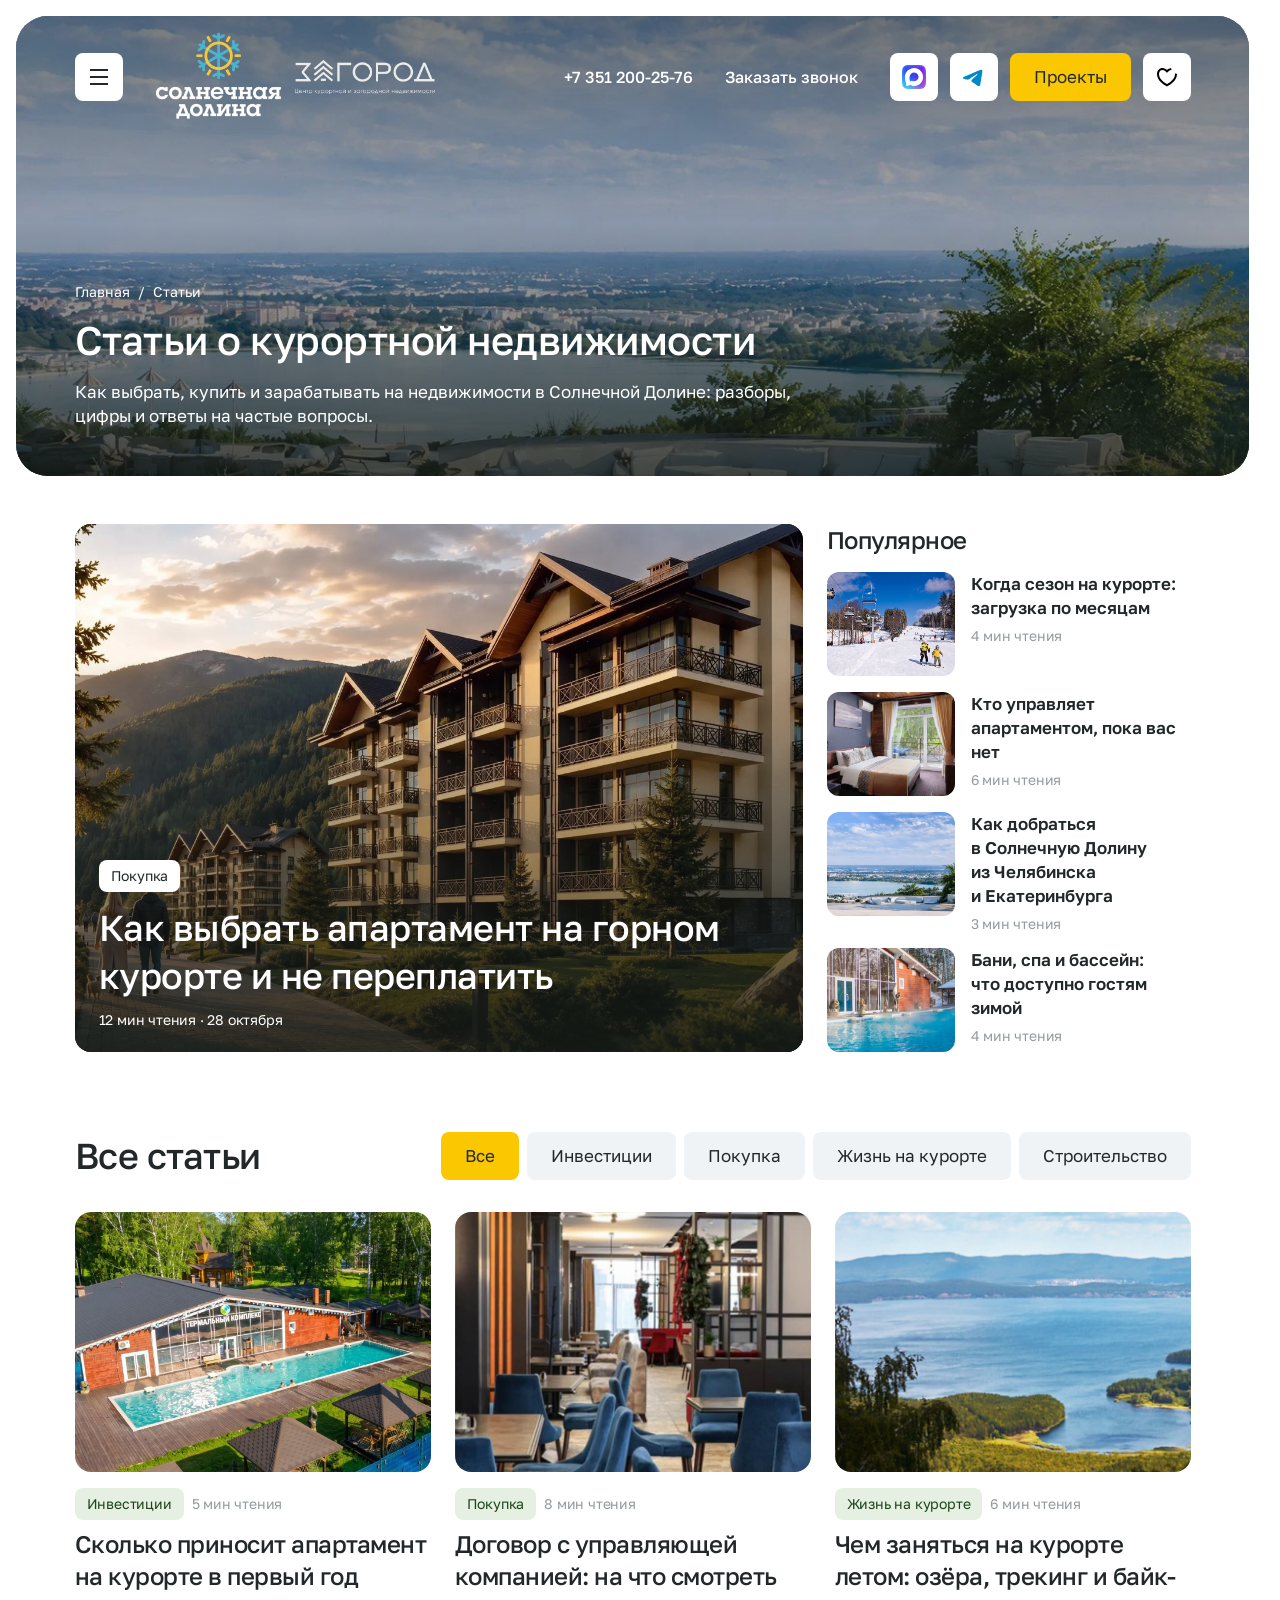
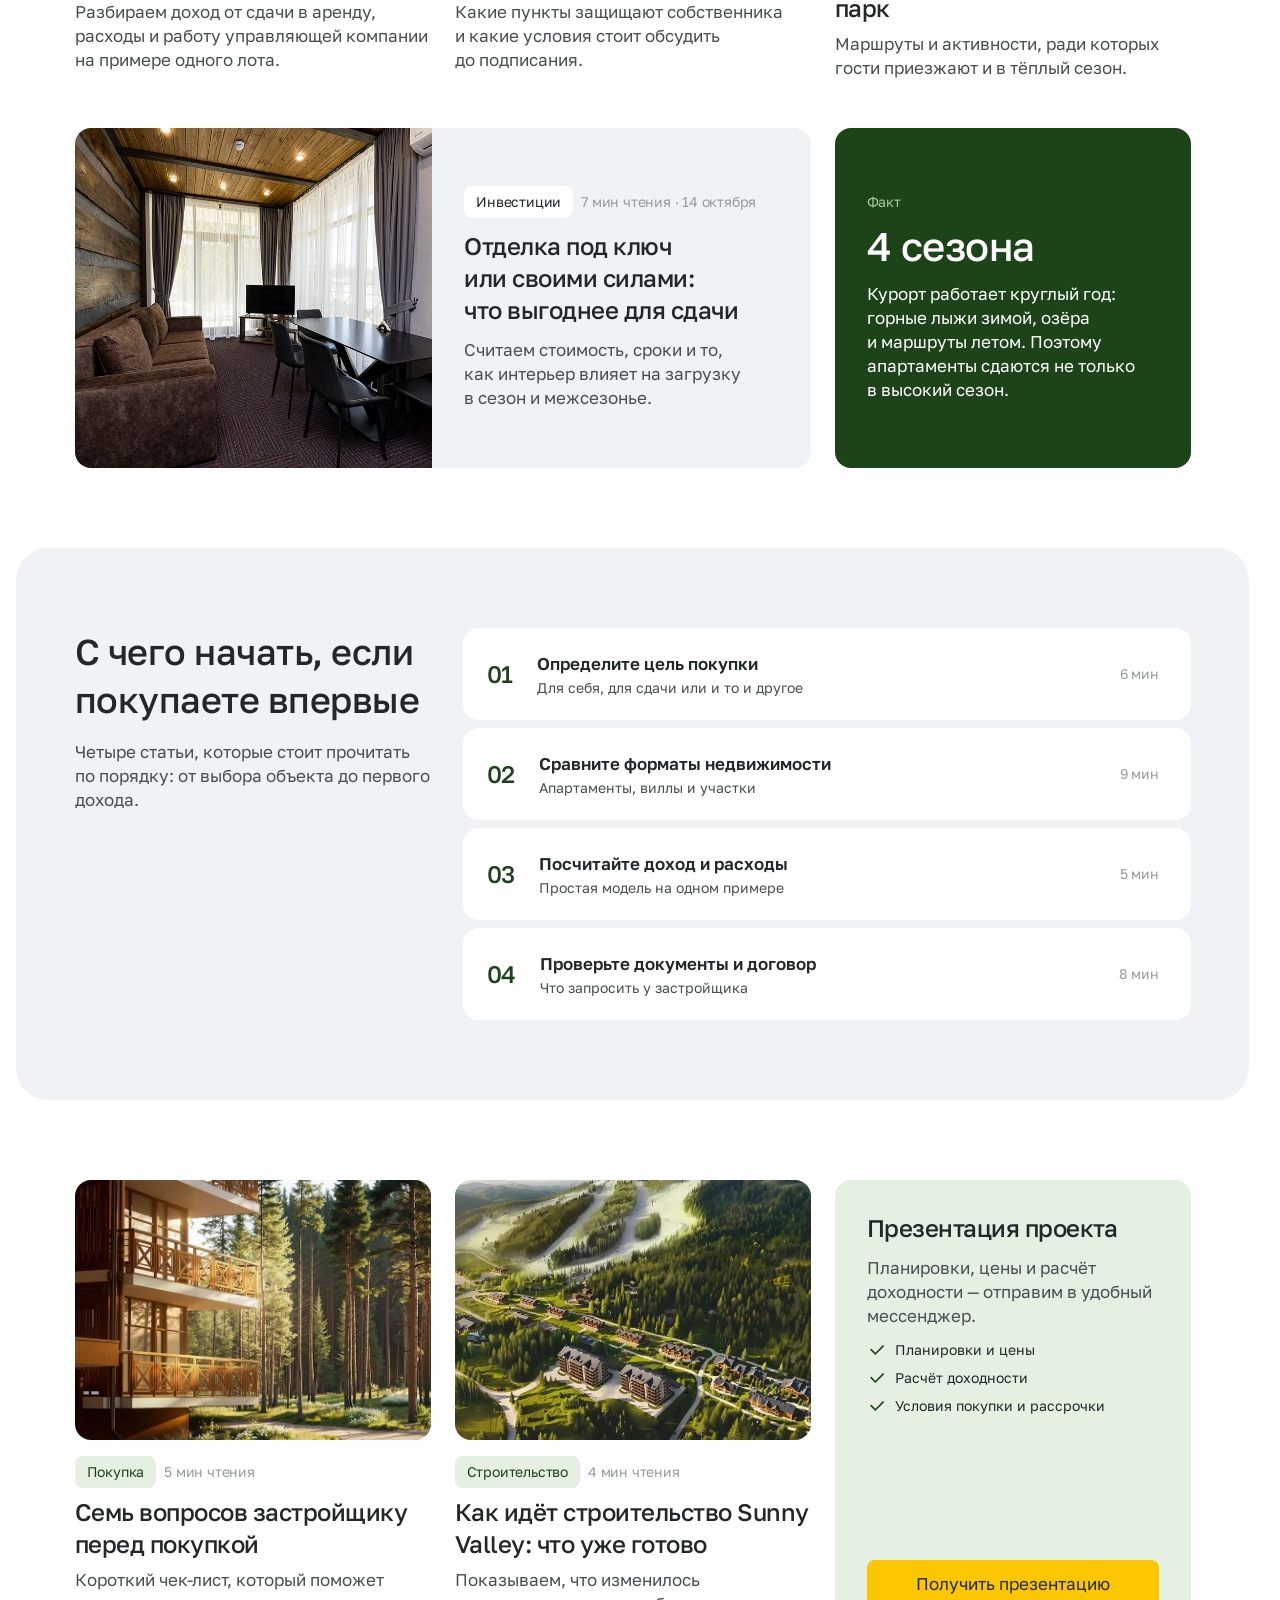
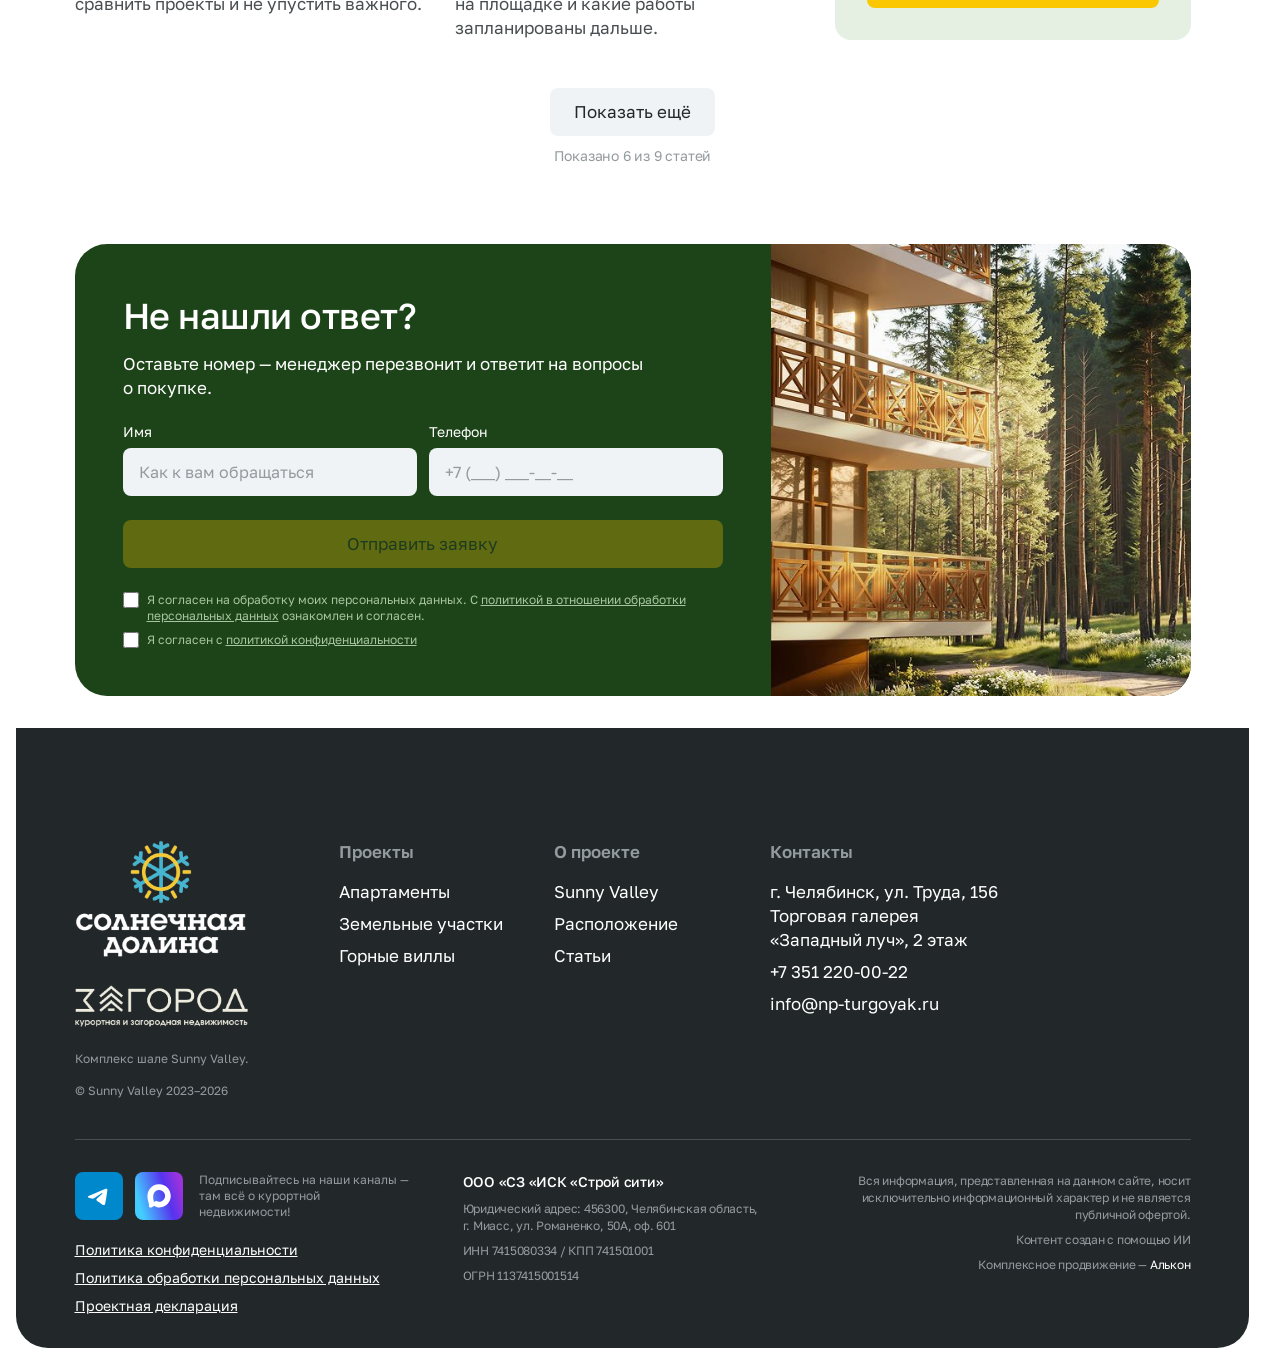
<file: articles.html>
<!DOCTYPE html>
<html lang="ru">
<head>
  <meta charset="UTF-8">
  <meta name="viewport" content="width=device-width, initial-scale=1.0">
  <meta name="format-detection" content="telephone=no">
  <!-- Preview only: remove on release, otherwise the page stays out of search. -->
  <meta name="robots" content="noindex, nofollow">
  <title>Статьи о курортной недвижимости — Солнечная Долина</title>
  <meta name="description" content="Как выбрать, купить и зарабатывать на недвижимости в Солнечной Долине: разборы, цифры и ответы на частые вопросы.">
  <link rel="preconnect" href="https://fonts.googleapis.com">
  <link rel="preconnect" href="https://fonts.gstatic.com" crossorigin>
  <link href="https://fonts.googleapis.com/css2?family=Golos+Text:wght@400..900&display=swap" rel="stylesheet">
  <!-- Snapshot of the live site's styles, for local preview only. On the site they come from the template. -->
  <link rel="stylesheet" href="assets/css/site/fav-aparts.css">
  <link rel="stylesheet" href="assets/css/site/site-inline.css">
  <link rel="stylesheet" href="assets/css/articles.css">
  <!-- Footer layout: goes to the site together with the footer markup. -->
  <link rel="stylesheet" href="assets/css/footer.css">
</head>
<body id="up" class="main-body articles-page">
<!-- SITE HEADER: comes from the site template -->
<header class="header hidden header_sticky" id="header-sticky">
      <div class="header__menu-dimmer"></div>
      <div class="container">
      <div class="header__background"></div>
      <div class="header__container">
        <div class="header__hamburger-wrapper">
          <button class="header__hamburger-button button button_icn" data-hint-text="Меню">
            <img src="data:image/svg+xml,%3csvg%20width='24'%20height='24'%20viewBox='0%200%2024%2024'%20fill='none'%20xmlns='http://www.w3.org/2000/svg'%3e%3cpath%20d='M3%204H21V6H3V4ZM3%2011H21V13H3V11ZM3%2018H21V20H3V18Z'%20fill='%2322282A'/%3e%3c/svg%3e" alt="hamburger-icon">
          </button>
          <button class="header__close-button header__hamburger-button button button_icn button_light" data-hint-text="Закрыть меню">
            <img src="data:image/svg+xml,%3csvg%20width='24'%20height='24'%20viewBox='0%200%2024%2024'%20fill='none'%20xmlns='http://www.w3.org/2000/svg'%3e%3cpath%20d='M11.9997%2010.5865L16.9495%205.63672L18.3637%207.05093L13.4139%2012.0007L18.3637%2016.9504L16.9495%2018.3646L11.9997%2013.4149L7.04996%2018.3646L5.63574%2016.9504L10.5855%2012.0007L5.63574%207.05093L7.04996%205.63672L11.9997%2010.5865Z'%20fill='%2322282A'/%3e%3c/svg%3e" alt="hamburger-icon">
          </button>
          <div class="header__hamburder-menu">
                <nav>
                                      <a href="#o_nas" class="header__hamburder-menu-link">О проекте</a>
                                      <a href="#section-advantages" class="header__hamburder-menu-link">Инфраструктура</a>
                                      <a href="#contacts" class="header__hamburder-menu-link">Контакты</a>
                                  </nav>
                <nav class="header__hamburder-menu-projects">
                  <a href="/apartments/" class="header__hamburder-menu-link">Апартаменты</a>
                  <a href="/4sezona/" class="header__hamburder-menu-link">Земельные участки</a>
                  <a href="/houses/" class="header__hamburder-menu-link">Горные виллы</a>
              <a href="articles.html" class="header__hamburder-menu-link">Статьи</a>
                </nav>
                                <div class="header__hamburger-contacts">
                  <div class="header__hamburger-contacts-buttons">
                    <a href="https://max.ru/u/f9LHodD0cOL8bo70xZxo55q7_jvmMdqgrEBxCfWlBI1Q8cMoKsWiyhj1p1c" target="_blank" class="button button_icn button_light" style="width: 100%;" data-hint-text="Написать в Max">
                      <img src="assets/img/max-logo.svg" style="width:24px;height:24px;" alt="max-icon">
                    </a>
                    <a href="https://t.me/Zagorodapart" target="_blank" class="button button_icn button_light" style="width: 100%;" data-hint-text="Написать в Telegram">
                      <img src="data:image/svg+xml,%3csvg%20width='24'%20height='24'%20viewBox='0%200%2024%2024'%20fill='none'%20xmlns='http://www.w3.org/2000/svg'%3e%3cpath%20d='M2.14753%2011.8099C7.3949%209.52374%2010.894%208.01654%2012.6447%207.28833C17.6435%205.20916%2018.6822%204.84799%2019.3592%204.83606C19.5081%204.83344%2019.8411%204.87034%2020.0567%205.04534C20.2388%205.1931%2020.2889%205.39271%2020.3129%205.5328C20.3369%205.6729%2020.3667%205.99204%2020.343%206.2414C20.0721%209.08763%2018.9%2015.9947%2018.3037%2019.1825C18.0514%2020.5314%2017.5546%2020.9836%2017.0736%2021.0279C16.0283%2021.1241%2015.2345%2020.3371%2014.2221%2019.6735C12.6379%2018.635%2011.7429%2017.9885%2010.2051%2016.9751C8.42795%2015.804%209.58001%2015.1603%2010.5928%2014.1084C10.8579%2013.8331%2015.4635%209.64397%2015.5526%209.26395C15.5637%209.21642%2015.5741%209.03926%2015.4688%208.94571C15.3636%208.85216%2015.2083%208.88415%2015.0962%208.9096C14.9373%208.94566%2012.4064%2010.6184%207.50365%2013.928C6.78528%2014.4212%206.13461%2014.6616%205.55163%2014.649C4.90893%2014.6351%203.67265%2014.2856%202.7536%2013.9869C1.62635%2013.6204%200.730432%2013.4267%200.808447%2012.8044C0.849081%2012.4803%201.29544%2012.1488%202.14753%2011.8099Z'%20fill='%230088CC'/%3e%3c/svg%3e" alt="telegram-icon">
                    </a>
                  </div>
                  <span class="header__hamburger-contacts-address">
                    г. Челябинск, ул.&nbsp;Труда, 156 Торговая галерея &laquo;Западный луч&raquo;, 2&nbsp;этаж                  </span>
                  <span class="header__hamburger-contacts-address">
                                      </span>
                  <a href="tel:+73512200022" class="header__hamburger-contacts-phone">+7 351 220-00-22</a>
                </div>  
          </div>
        </div>
        <a href="/" class="header__logo">
          <img class="header__logo_mobile" src="assets/img/logo-sun.png" alt="baden-logo">
          <img class="header__logo_desc header__logo_desc_sun" src="assets/img/logo-sun.png" alt="baden-logo">
        </a>
        <a href="#up" class="header__up-link">
          <svg width="24" height="24" viewBox="0 0 24 24" fill="currentColor" xmlns="http://www.w3.org/2000/svg">
            <path d="M12.9999 7.82843V20H10.9999V7.82843L5.6359 13.1924L4.22168 11.7782L11.9999 4L19.7781 11.7782L18.3639 13.1924L12.9999 7.82843Z"/>
          </svg>            
          Наверх
        </a>
        <a href="tel:+73512200022" class="header__link header__phone-link">+7 351 200-25-76</a>
        <a class="header__link form-popup-btn" data-popup-text="Получить консультацию специалиста">Заказать звонок</a>
        <div class="header__buttons-container"> 
          <a href="https://max.ru/u/f9LHodD0cOL8bo70xZxo55q7_jvmMdqgrEBxCfWlBI1Q8cMoKsWiyhj1p1c" target="_blank" class="button button_icn whatsapp-btn" data-hint-text="Написать в Max">
            <img src="assets/img/max-logo.svg" style="width:24px;height:24px;" alt="max-icon">
          </a>
          <a href="https://t.me/Zagorodapart" target="_blank" class="button button_icn tg-btn" data-hint-text="Написать в Telegram">
            <img src="data:image/svg+xml,%3csvg%20width='24'%20height='24'%20viewBox='0%200%2024%2024'%20fill='none'%20xmlns='http://www.w3.org/2000/svg'%3e%3cpath%20d='M2.14753%2011.8099C7.3949%209.52374%2010.894%208.01654%2012.6447%207.28833C17.6435%205.20916%2018.6822%204.84799%2019.3592%204.83606C19.5081%204.83344%2019.8411%204.87034%2020.0567%205.04534C20.2388%205.1931%2020.2889%205.39271%2020.3129%205.5328C20.3369%205.6729%2020.3667%205.99204%2020.343%206.2414C20.0721%209.08763%2018.9%2015.9947%2018.3037%2019.1825C18.0514%2020.5314%2017.5546%2020.9836%2017.0736%2021.0279C16.0283%2021.1241%2015.2345%2020.3371%2014.2221%2019.6735C12.6379%2018.635%2011.7429%2017.9885%2010.2051%2016.9751C8.42795%2015.804%209.58001%2015.1603%2010.5928%2014.1084C10.8579%2013.8331%2015.4635%209.64397%2015.5526%209.26395C15.5637%209.21642%2015.5741%209.03926%2015.4688%208.94571C15.3636%208.85216%2015.2083%208.88415%2015.0962%208.9096C14.9373%208.94566%2012.4064%2010.6184%207.50365%2013.928C6.78528%2014.4212%206.13461%2014.6616%205.55163%2014.649C4.90893%2014.6351%203.67265%2014.2856%202.7536%2013.9869C1.62635%2013.6204%200.730432%2013.4267%200.808447%2012.8044C0.849081%2012.4803%201.29544%2012.1488%202.14753%2011.8099Z'%20fill='%230088CC'/%3e%3c/svg%3e" alt="telegram-icon">
          </a>
                                      <a href="/projects/" class="button button_main header__apart-btn">
                  Проекты                </a>
                        
            <a class="button button_icn hint_to_right header-fav-btn" data-hint-text="В избранном пусто" href="/favourites">
                <svg width="24" height="24" viewBox="0 0 24 24" fill="var(--svg-gray-color)" xmlns="http://www.w3.org/2000/svg">
                  <path d="M16.5 3C19.5376 3 22 5.5 22 9C22 16 14.5 20 12 21.5C9.5 20 2 16 2 9C2 5.5 4.5 3 7.5 3C9.35997 3 11 4 12 5C13 4 14.64 3 16.5 3ZM12.9339 18.6038C13.8155 18.0485 14.61 17.4955 15.3549 16.9029C18.3337 14.533 20 11.9435 20 9C20 6.64076 18.463 5 16.5 5C15.4241 5 14.2593 5.56911 13.4142 6.41421L12 7.82843L10.5858 6.41421C9.74068 5.56911 8.5759 5 7.5 5C5.55906 5 4 6.6565 4 9C4 11.9435 5.66627 14.533 8.64514 16.9029C9.39 17.4955 10.1845 18.0485 11.0661 18.6038C11.3646 18.7919 11.6611 18.9729 12 19.1752C12.3389 18.9729 12.6354 18.7919 12.9339 18.6038Z"/>
                </svg>    
                <div class="fav-button-count"></div> 
              </a>
                  </div>
      </div>
    </div>
  </header>
<div class="header_logo_mobile_banner">
  <img src="assets/img/logo-strip.svg" alt="Загород: курортная и загородная недвижимость">
</div>
<section class="hero articles-hero" id="hero">
<header class="header header_main_bl">
  <div class="header__menu-dimmer"></div>  
  <div class="container">
      <div class="header__background"></div>
      <div class="header__container">
        <div class="header__hamburger-wrapper">
          <button class="header__hamburger-button button button_icn"  data-hint-text="Меню">
            <img src="data:image/svg+xml,%3csvg%20width='24'%20height='24'%20viewBox='0%200%2024%2024'%20fill='none'%20xmlns='http://www.w3.org/2000/svg'%3e%3cpath%20d='M3%204H21V6H3V4ZM3%2011H21V13H3V11ZM3%2018H21V20H3V18Z'%20fill='%2322282A'/%3e%3c/svg%3e" alt="hamburger-icon">
          </button>
          <button class="header__close-button header__hamburger-button button button_icn button_light"  data-hint-text="Закрыть меню">
            <img src="data:image/svg+xml,%3csvg%20width='24'%20height='24'%20viewBox='0%200%2024%2024'%20fill='none'%20xmlns='http://www.w3.org/2000/svg'%3e%3cpath%20d='M11.9997%2010.5865L16.9495%205.63672L18.3637%207.05093L13.4139%2012.0007L18.3637%2016.9504L16.9495%2018.3646L11.9997%2013.4149L7.04996%2018.3646L5.63574%2016.9504L10.5855%2012.0007L5.63574%207.05093L7.04996%205.63672L11.9997%2010.5865Z'%20fill='%2322282A'/%3e%3c/svg%3e" alt="hamburger-icon">
          </button>
          <div class="header__hamburder-menu">
            <nav>
                              <a href="#o_nas" class="header__hamburder-menu-link">О проекте</a>
                              <a href="#section-advantages" class="header__hamburder-menu-link">Инфраструктура</a>
                              <a href="#contacts" class="header__hamburder-menu-link">Контакты</a>
                          </nav>
            <nav class="header__hamburder-menu-projects">
              <a href="/apartments/" class="header__hamburder-menu-link">Апартаменты</a>
              <a href="/4sezona/" class="header__hamburder-menu-link">Земельные участки</a>
              <a href="/houses/" class="header__hamburder-menu-link">Горные виллы</a>
              <a href="articles.html" class="header__hamburder-menu-link">Статьи</a>
            </nav>
                        <div class="header__hamburger-contacts">
              <div class="header__hamburger-contacts-buttons">
                <a href="https://max.ru/u/f9LHodD0cOL8bo70xZxo55q7_jvmMdqgrEBxCfWlBI1Q8cMoKsWiyhj1p1c" target="_blank" class="button button_icn button_light" style="width: 100%;" data-hint-text="Написать в Max">
                  <img src="assets/img/max-logo.svg" alt="max-icon" style="width: 24px; height: 24px;">
                </a>
                <a href="https://t.me/Zagorodapart" target="_blank" class="button button_icn button_light" style="width: 100%;" data-hint-text="Написать в Telegram">
                  <img src="data:image/svg+xml,%3csvg%20width='24'%20height='24'%20viewBox='0%200%2024%2024'%20fill='none'%20xmlns='http://www.w3.org/2000/svg'%3e%3cpath%20d='M2.14753%2011.8099C7.3949%209.52374%2010.894%208.01654%2012.6447%207.28833C17.6435%205.20916%2018.6822%204.84799%2019.3592%204.83606C19.5081%204.83344%2019.8411%204.87034%2020.0567%205.04534C20.2388%205.1931%2020.2889%205.39271%2020.3129%205.5328C20.3369%205.6729%2020.3667%205.99204%2020.343%206.2414C20.0721%209.08763%2018.9%2015.9947%2018.3037%2019.1825C18.0514%2020.5314%2017.5546%2020.9836%2017.0736%2021.0279C16.0283%2021.1241%2015.2345%2020.3371%2014.2221%2019.6735C12.6379%2018.635%2011.7429%2017.9885%2010.2051%2016.9751C8.42795%2015.804%209.58001%2015.1603%2010.5928%2014.1084C10.8579%2013.8331%2015.4635%209.64397%2015.5526%209.26395C15.5637%209.21642%2015.5741%209.03926%2015.4688%208.94571C15.3636%208.85216%2015.2083%208.88415%2015.0962%208.9096C14.9373%208.94566%2012.4064%2010.6184%207.50365%2013.928C6.78528%2014.4212%206.13461%2014.6616%205.55163%2014.649C4.90893%2014.6351%203.67265%2014.2856%202.7536%2013.9869C1.62635%2013.6204%200.730432%2013.4267%200.808447%2012.8044C0.849081%2012.4803%201.29544%2012.1488%202.14753%2011.8099Z'%20fill='%230088CC'/%3e%3c/svg%3e" alt="telegram-icon">
                </a>
              </div>
              <span class="header__hamburger-contacts-address">
                г. Челябинск, ул.&nbsp;Труда, 156 Торговая галерея &laquo;Западный луч&raquo;, 2&nbsp;этаж              </span>
              <span class="header__hamburger-contacts-address">
                              </span>
              <a href="tel:+73512200022" class="header__hamburger-contacts-phone">+7 351 220-00-22</a>
            </div>  
          </div>
        </div>
        <a href="/" class="header__logo">
                    <img class="header__logo_mobile" src="assets/img/logo-sun.png" alt="baden-logo">
          <img class="header__logo_desc header__logo_desc_sun" src="assets/img/logo-sun.png" alt="baden-logo">
          <img class="header__logo_desc header__logo_desc_z" src="assets/img/logo-zagorod-footer.png" alt="baden-logo">
        </a>
        <a href="tel:+73512200022" class="header__link header__phone-link">+7 351 200-25-76</a>
        <burron class="header__link form-popup-btn" data-popup-text="Получить консультацию специалиста">Заказать звонок</burron>
        <div class="header__buttons-container">
          <a href="https://max.ru/u/f9LHodD0cOL8bo70xZxo55q7_jvmMdqgrEBxCfWlBI1Q8cMoKsWiyhj1p1c" target="_blank" class="button button_icn whatsapp-btn" data-hint-text="Написать в Max">
            <img src="assets/img/max-logo.svg" alt="max-icon" style="width: 24px; height: 24px;">
          </a>
          <a href="https://t.me/Zagorodapart" target="_blank" class="button button_icn tg-btn" data-hint-text="Написать в Telegram">
            <img src="data:image/svg+xml,%3csvg%20width='24'%20height='24'%20viewBox='0%200%2024%2024'%20fill='none'%20xmlns='http://www.w3.org/2000/svg'%3e%3cpath%20d='M2.14753%2011.8099C7.3949%209.52374%2010.894%208.01654%2012.6447%207.28833C17.6435%205.20916%2018.6822%204.84799%2019.3592%204.83606C19.5081%204.83344%2019.8411%204.87034%2020.0567%205.04534C20.2388%205.1931%2020.2889%205.39271%2020.3129%205.5328C20.3369%205.6729%2020.3667%205.99204%2020.343%206.2414C20.0721%209.08763%2018.9%2015.9947%2018.3037%2019.1825C18.0514%2020.5314%2017.5546%2020.9836%2017.0736%2021.0279C16.0283%2021.1241%2015.2345%2020.3371%2014.2221%2019.6735C12.6379%2018.635%2011.7429%2017.9885%2010.2051%2016.9751C8.42795%2015.804%209.58001%2015.1603%2010.5928%2014.1084C10.8579%2013.8331%2015.4635%209.64397%2015.5526%209.26395C15.5637%209.21642%2015.5741%209.03926%2015.4688%208.94571C15.3636%208.85216%2015.2083%208.88415%2015.0962%208.9096C14.9373%208.94566%2012.4064%2010.6184%207.50365%2013.928C6.78528%2014.4212%206.13461%2014.6616%205.55163%2014.649C4.90893%2014.6351%203.67265%2014.2856%202.7536%2013.9869C1.62635%2013.6204%200.730432%2013.4267%200.808447%2012.8044C0.849081%2012.4803%201.29544%2012.1488%202.14753%2011.8099Z'%20fill='%230088CC'/%3e%3c/svg%3e" alt="telegram-icon">
          </a>
                                          <a href="/projects/" class="button button_mobile button_main header__apart-btn">
                    Проекты                  </a>
                            <a class="button button_icn hint_to_right header-fav-btn" data-hint-text="В избранном пусто" href="/favourites">
                <svg width="24" height="24" viewBox="0 0 24 24" fill="var(--svg-gray-color)" xmlns="http://www.w3.org/2000/svg">
                  <path d="M16.5 3C19.5376 3 22 5.5 22 9C22 16 14.5 20 12 21.5C9.5 20 2 16 2 9C2 5.5 4.5 3 7.5 3C9.35997 3 11 4 12 5C13 4 14.64 3 16.5 3ZM12.9339 18.6038C13.8155 18.0485 14.61 17.4955 15.3549 16.9029C18.3337 14.533 20 11.9435 20 9C20 6.64076 18.463 5 16.5 5C15.4241 5 14.2593 5.56911 13.4142 6.41421L12 7.82843L10.5858 6.41421C9.74068 5.56911 8.5759 5 7.5 5C5.55906 5 4 6.6565 4 9C4 11.9435 5.66627 14.533 8.64514 16.9029C9.39 17.4955 10.1845 18.0485 11.0661 18.6038C11.3646 18.7919 11.6611 18.9729 12 19.1752C12.3389 18.9729 12.6354 18.7919 12.9339 18.6038Z"/>
                </svg>   
                <div class="fav-button-count"></div> 
              </a>
                  </div>
      </div>
  </div>
</header>
  <div class="articles-hero__card">
    <img class="articles-hero__image" src="assets/img/lake-terrace.jpg" alt="" width="1600" height="824">
    <div class="container">
      <div class="articles-hero__content">
        <nav aria-label="Хлебные крошки">
          <ol class="articles-breadcrumbs"><li><a href="/">Главная</a></li><li>Статьи</li></ol>
        </nav>
        <div class="articles-hero__text">
          <h1 class="articles-title">Статьи о&nbsp;курортной недвижимости</h1>
          <p class="articles-text">Как&nbsp;выбрать, купить и&nbsp;зарабатывать на&nbsp;недвижимости в&nbsp;Солнечной Долине: разборы, цифры и&nbsp;ответы на&nbsp;частые вопросы.</p>
        </div>
      </div>
    </div>
  </div>
</section>

<main>
<div class="container">
  <section class="articles-featured" aria-label="Главное">
    <article class="article-card article-card_featured">
      <img class="article-card__image" src="assets/img/hero-apartments.jpg" alt="" width="856" height="520">
      <div class="article-card__body">
        <span class="article-tag article-tag_white">Покупка</span>
        <h2 class="articles-heading"><a class="article-card__link" href="article.html">Как&nbsp;выбрать апартамент на&nbsp;горном курорте и&nbsp;не&nbsp;переплатить</a></h2>
        <span class="articles-muted">12&nbsp;мин чтения · 28&nbsp;октября</span>
      </div>
    </article>
    <div class="articles-popular">
      <h2 class="articles-subheading">Популярное</h2>
      <article class="article-card article-card_compact">
        <img class="article-card__image" src="assets/img/ski-lift.jpg" alt="" loading="lazy" width="128" height="104">
        <div class="article-card__body">
          <a class="article-card__link articles-text" href="article.html">Когда сезон на&nbsp;курорте: загрузка по&nbsp;месяцам</a>
          <span class="articles-muted">4&nbsp;мин чтения</span>
        </div>
      </article>
      <article class="article-card article-card_compact">
        <img class="article-card__image" src="assets/img/interior-bedroom.jpg" alt="" loading="lazy" width="128" height="104">
        <div class="article-card__body">
          <a class="article-card__link articles-text" href="article.html">Кто управляет апартаментом, пока вас нет</a>
          <span class="articles-muted">6&nbsp;мин чтения</span>
        </div>
      </article>
      <article class="article-card article-card_compact">
        <img class="article-card__image" src="assets/img/lake-terrace.jpg" alt="" loading="lazy" width="128" height="104">
        <div class="article-card__body">
          <a class="article-card__link articles-text" href="article.html">Как&nbsp;добраться в&nbsp;Солнечную Долину из&nbsp;Челябинска и&nbsp;Екатеринбурга</a>
          <span class="articles-muted">3&nbsp;мин чтения</span>
        </div>
      </article>
      <article class="article-card article-card_compact">
        <img class="article-card__image" src="assets/img/pool-winter.jpg" alt="" loading="lazy" width="128" height="104">
        <div class="article-card__body">
          <a class="article-card__link articles-text" href="article.html">Бани, спа и&nbsp;бассейн: что&nbsp;доступно гостям зимой</a>
          <span class="articles-muted">4&nbsp;мин чтения</span>
        </div>
      </article>
    </div>
  </section>

  <section class="articles-section">
    <div class="articles-toolbar">
      <h2 class="articles-heading">Все статьи</h2>
      <div class="articles-filters" data-article-filters role="group" aria-label="Рубрики">
        <button class="button tab active" type="button" data-article-filter="all" aria-pressed="true">Все</button>
        <button class="button tab" type="button" data-article-filter="invest" aria-pressed="false">Инвестиции</button>
        <button class="button tab" type="button" data-article-filter="purchase" aria-pressed="false">Покупка</button>
        <button class="button tab" type="button" data-article-filter="resort" aria-pressed="false">Жизнь на&nbsp;курорте</button>
        <button class="button tab" type="button" data-article-filter="construction" aria-pressed="false">Строительство</button>
      </div>
    </div>
    <div class="articles-grid">
  <article class="article-card" data-article-category="invest">
    <img class="article-card__image" src="assets/img/pool-aerial.jpg" alt="" loading="lazy" width="416" height="260">
    <div class="article-card__body">
      <div class="article-card__meta">
        <span class="article-tag">Инвестиции</span>
        <span class="articles-muted">5&nbsp;мин чтения</span>
      </div>
      <h3 class="articles-subheading"><a class="article-card__link" href="article.html">Сколько приносит апартамент на&nbsp;курорте в&nbsp;первый год</a></h3>
      <p class="article-card__excerpt articles-text">Разбираем доход от&nbsp;сдачи в&nbsp;аренду, расходы и&nbsp;работу управляющей компании на&nbsp;примере одного лота.</p>
    </div>
  </article>
  <article class="article-card" data-article-category="purchase">
    <img class="article-card__image" src="assets/img/restaurant.jpg" alt="" loading="lazy" width="416" height="260">
    <div class="article-card__body">
      <div class="article-card__meta">
        <span class="article-tag">Покупка</span>
        <span class="articles-muted">8&nbsp;мин чтения</span>
      </div>
      <h3 class="articles-subheading"><a class="article-card__link" href="article.html">Договор с&nbsp;управляющей компанией: на&nbsp;что&nbsp;смотреть</a></h3>
      <p class="article-card__excerpt articles-text article-card__excerpt_optional">Какие пункты защищают собственника и&nbsp;какие условия стоит обсудить до&nbsp;подписания.</p>
    </div>
  </article>
  <article class="article-card" data-article-category="resort">
    <img class="article-card__image" src="assets/img/lake-view.jpg" alt="" loading="lazy" width="416" height="260">
    <div class="article-card__body">
      <div class="article-card__meta">
        <span class="article-tag">Жизнь на&nbsp;курорте</span>
        <span class="articles-muted">6&nbsp;мин чтения</span>
      </div>
      <h3 class="articles-subheading"><a class="article-card__link" href="article.html">Чем заняться на&nbsp;курорте летом: озёра, трекинг и&nbsp;байк-парк</a></h3>
      <p class="article-card__excerpt articles-text article-card__excerpt_optional">Маршруты и&nbsp;активности, ради которых гости приезжают и&nbsp;в&nbsp;тёплый сезон.</p>
    </div>
  </article>
  <article class="article-card article-card_horizontal" data-article-category="invest">
    <img class="article-card__image" src="assets/img/interior-living.jpg" alt="" loading="lazy" width="416" height="260">
    <div class="article-card__body">
      <div class="article-card__meta">
        <span class="article-tag article-tag_white">Инвестиции</span>
        <span class="articles-muted">7&nbsp;мин чтения · 14&nbsp;октября</span>
      </div>
      <h3 class="articles-subheading"><a class="article-card__link" href="article.html">Отделка под ключ или&nbsp;своими силами: что&nbsp;выгоднее для&nbsp;сдачи</a></h3>
      <p class="article-card__excerpt articles-text article-card__excerpt_optional">Считаем стоимость, сроки и&nbsp;то, как&nbsp;интерьер влияет на&nbsp;загрузку в&nbsp;сезон и&nbsp;межсезонье.</p>
    </div>
  </article>
  <aside class="articles-tile articles-tile_fact" data-article-curated>
    <span class="articles-muted">Факт</span>
    <span class="articles-title">4&nbsp;сезона</span>
    <p class="articles-text">Курорт работает круглый год: горные лыжи зимой, озёра и&nbsp;маршруты летом. Поэтому апартаменты сдаются не&nbsp;только в&nbsp;высокий сезон.</p>
  </aside>
    </div>
  </section>
</div>

<section class="articles-band" data-article-curated aria-labelledby="start-heading">
  <div class="container">
    <div class="articles-band__inner">
      <div class="articles-band__intro">
        <h2 class="articles-heading articles-heading_band" id="start-heading">С&nbsp;чего начать, если покупаете впервые</h2>
        <p class="articles-text">Четыре статьи, которые стоит прочитать по&nbsp;порядку: от&nbsp;выбора объекта до&nbsp;первого дохода.</p>
      </div>
      <ol class="articles-steps-list">
        <li><a href="article.html">
          <span class="articles-subheading articles-steps-list__number">01</span>
          <span class="articles-steps-list__text"><span class="articles-steps-list__title articles-text">Определите цель покупки</span><span class="articles-steps-list__note">Для&nbsp;себя, для&nbsp;сдачи или&nbsp;и&nbsp;то и&nbsp;другое</span></span>
          <span class="articles-muted articles-steps-list__time">6&nbsp;мин</span>
        </a></li>
        <li><a href="article.html">
          <span class="articles-subheading articles-steps-list__number">02</span>
          <span class="articles-steps-list__text"><span class="articles-steps-list__title articles-text">Сравните форматы недвижимости</span><span class="articles-steps-list__note">Апартаменты, виллы и&nbsp;участки</span></span>
          <span class="articles-muted articles-steps-list__time">9&nbsp;мин</span>
        </a></li>
        <li><a href="article.html">
          <span class="articles-subheading articles-steps-list__number">03</span>
          <span class="articles-steps-list__text"><span class="articles-steps-list__title articles-text">Посчитайте доход и&nbsp;расходы</span><span class="articles-steps-list__note">Простая модель на&nbsp;одном примере</span></span>
          <span class="articles-muted articles-steps-list__time">5&nbsp;мин</span>
        </a></li>
        <li><a href="article.html">
          <span class="articles-subheading articles-steps-list__number">04</span>
          <span class="articles-steps-list__text"><span class="articles-steps-list__title articles-text">Проверьте документы и&nbsp;договор</span><span class="articles-steps-list__note">Что&nbsp;запросить у&nbsp;застройщика</span></span>
          <span class="articles-muted articles-steps-list__time">8&nbsp;мин</span>
        </a></li>
      </ol>
    </div>
  </div>
</section>

<div class="container">
  <section class="articles-section" data-article-curated aria-label="Ещё статьи">
    <div class="articles-grid">
  <article class="article-card" data-article-category="purchase">
    <img class="article-card__image" src="assets/img/balcony-forest.jpg" alt="" loading="lazy" width="416" height="260">
    <div class="article-card__body">
      <div class="article-card__meta">
        <span class="article-tag">Покупка</span>
        <span class="articles-muted">5&nbsp;мин чтения</span>
      </div>
      <h3 class="articles-subheading"><a class="article-card__link" href="article.html">Семь вопросов застройщику перед покупкой</a></h3>
      <p class="article-card__excerpt articles-text article-card__excerpt_optional">Короткий чек-лист, который поможет сравнить проекты и&nbsp;не&nbsp;упустить важного.</p>
    </div>
  </article>
  <article class="article-card" data-article-category="construction">
    <img class="article-card__image" src="assets/img/genplan-aerial.jpg" alt="" loading="lazy" width="416" height="260">
    <div class="article-card__body">
      <div class="article-card__meta">
        <span class="article-tag">Строительство</span>
        <span class="articles-muted">4&nbsp;мин чтения</span>
      </div>
      <h3 class="articles-subheading"><a class="article-card__link" href="article.html">Как&nbsp;идёт строительство Sunny Valley: что&nbsp;уже готово</a></h3>
      <p class="article-card__excerpt articles-text article-card__excerpt_optional">Показываем, что&nbsp;изменилось на&nbsp;площадке и&nbsp;какие работы запланированы дальше.</p>
    </div>
  </article>
  <aside class="articles-tile articles-tile_promo" data-article-curated>
    <div>
      <h3 class="articles-subheading">Презентация проекта</h3>
      <p class="articles-text">Планировки, цены и&nbsp;расчёт доходности&nbsp;— отправим в&nbsp;удобный мессенджер.</p>
      <ul class="articles-points">
        <li><svg viewBox="0 0 24 24" aria-hidden="true"><path d="M10 15.17L19.19 5.98L20.6 7.4L10 18L3.64 11.64L5.05 10.22L10 15.17Z"/></svg>Планировки и&nbsp;цены</li>
        <li><svg viewBox="0 0 24 24" aria-hidden="true"><path d="M10 15.17L19.19 5.98L20.6 7.4L10 18L3.64 11.64L5.05 10.22L10 15.17Z"/></svg>Расчёт доходности</li>
        <li><svg viewBox="0 0 24 24" aria-hidden="true"><path d="M10 15.17L19.19 5.98L20.6 7.4L10 18L3.64 11.64L5.05 10.22L10 15.17Z"/></svg>Условия покупки и&nbsp;рассрочки</li>
      </ul>
    </div>
    <a class="button button_main" href="#contact-form">Получить презентацию</a>
  </aside>
  <article class="article-card" data-article-category="invest" data-article-collapsed>
    <img class="article-card__image" src="assets/img/interior-bedroom.jpg" alt="" loading="lazy" width="416" height="260">
    <div class="article-card__body">
      <div class="article-card__meta">
        <span class="article-tag">Инвестиции</span>
        <span class="articles-muted">4&nbsp;мин чтения</span>
      </div>
      <h3 class="articles-subheading"><a class="article-card__link" href="article.html">Гостиная или&nbsp;спальня: что&nbsp;важнее гостям</a></h3>
      <p class="article-card__excerpt articles-text article-card__excerpt_optional">Какие планировки чаще выбирают при коротких поездках на&nbsp;выходные.</p>
    </div>
  </article>
  <article class="article-card" data-article-category="resort" data-article-collapsed>
    <img class="article-card__image" src="assets/img/ski-lift.jpg" alt="" loading="lazy" width="416" height="260">
    <div class="article-card__body">
      <div class="article-card__meta">
        <span class="article-tag">Жизнь на&nbsp;курорте</span>
        <span class="articles-muted">5&nbsp;мин чтения</span>
      </div>
      <h3 class="articles-subheading"><a class="article-card__link" href="article.html">Зимний сезон на&nbsp;курорте: чего ждать гостям</a></h3>
      <p class="article-card__excerpt articles-text article-card__excerpt_optional">Склоны, прокат и&nbsp;развлечения для&nbsp;тех, кто не&nbsp;катается.</p>
    </div>
  </article>
  <article class="article-card" data-article-category="resort" data-article-collapsed>
    <img class="article-card__image" src="assets/img/cottages-dog.jpg" alt="" loading="lazy" width="416" height="260">
    <div class="article-card__body">
      <div class="article-card__meta">
        <span class="article-tag">Жизнь на&nbsp;курорте</span>
        <span class="articles-muted">6&nbsp;мин чтения</span>
      </div>
      <h3 class="articles-subheading"><a class="article-card__link" href="article.html">Коттеджи и&nbsp;апартаменты: чем отличается отдых</a></h3>
      <p class="article-card__excerpt articles-text article-card__excerpt_optional">Сравниваем форматы глазами гостя, который едет с&nbsp;семьёй и&nbsp;питомцем.</p>
    </div>
  </article>
    </div>
    <div class="articles-more" data-article-more>
      <button class="button button_light" type="button" data-article-more-button>Показать ещё</button>
      <span class="articles-muted" data-article-more-counter></span>
    </div>
  </section>
</div>

<section class="articles-contact" id="contact-form">
  <div class="container">
    <div class="articles-contact__card">
      <div class="articles-contact__body">
        <div class="articles-contact__intro">
          <h2 class="articles-heading">Не&nbsp;нашли ответ?</h2>
          <p class="articles-text">Оставьте номер&nbsp;— менеджер перезвонит и&nbsp;ответит на&nbsp;вопросы о&nbsp;покупке.</p>
        </div>
        <div data-form-slot></div>
      </div>
      <img class="articles-contact__image" src="assets/img/balcony-forest.jpg" alt="Вид с балкона апартамента на сосновый лес" loading="lazy" width="536" height="400">
    </div>
  </div>
</section>
</main>
<!-- SITE FOOTER: comes from the site template -->
<footer class="footer">
  <div class="container">
    <div class="footer__container">
      
      <div class="footer__info">
        <div class="footer__info-logo-wrapper">
          <a href="/" class="footer__info-logo-link">
            <img class="footer__info-logo" src="assets/img/logo-sun.png" alt="baden-logo">
                          <img src="assets/img/logo-zagorod.png" alt="logo" class="footer__info-logo">
                      </a>
        </div>
        <div class="footer__info-text">
          Комплекс шале Sunny Valley.
          <br><br>
          © Sunny Valley 2023–2026        </div>
      </div>

      <div class="footer__links-col-wrapper">
        
        <div class="footer__links-col">
          <h6 class="footer__col-title">
            Проекты
          </h6>
          <nav class="footer__nav">
            <a href="/apartments/" class="footer__link">Апартаменты</a>
            <a href="/4sezona/" class="footer__link">Земельные участки</a>
            <a href="/houses/" class="footer__link">Горные виллы</a>
          </nav>
        </div>

        <div class="footer__links-col">
          <h6 class="footer__col-title">
            О проекте
          </h6>
          <nav class="footer__nav">
            <a href="/#about" class="footer__link">Sunny Valley</a>
            <a href="/#kontakty" class="footer__link">Расположение</a>
            <a href="articles.html" class="footer__link">Статьи</a>
          </nav>
        </div>

        <div class="footer__contacts">
          <h6 class="footer__col-title">
            Контакты
          </h6>
          <div class="footer__contacts-container">
            <div class="footer__addresses">
                <span class="footer__contacts-text footer__contacts-address-text">
                  г. Челябинск, ул.&nbsp;Труда, 156 Торговая галерея &laquo;Западный луч&raquo;, 2&nbsp;этаж                </span>
                <span class="footer__contacts-text footer__contacts-address-text">
                                  </span>
            </div>
            <span class="footer__contacts-text">
                <a href="tel:+73512200022" class="footer__clickable-link">+7 351 220-00-22</a>
            </span>
            <span class="footer__contacts-text">
                <a href="mailto:info@np-turgoyak.ru" class="footer__clickable-link">info@np-turgoyak.ru</a>
            </span>
          </div>
        </div>
        
        <div class="footer__links-col">
          <div class="footer__widgets-wrapper">
              <iframe frameborder="0" width="150px" height="50px" src="https://widget.2gis.ru/api/widget?org_id=70000001082403482&branch_id=70000001082403483&size=medium&theme=light"></iframe>
              <iframe src="https://yandex.ru/sprav/widget/rating-badge/6217465239?type=rating" width="150" height="50" frameborder="0"></iframe>
          </div>
        </div>

      </div>
    </div>

    <div class="footer__bottom-container">
      <div class="footer__tg-link-wrapper">
        <div class="footer__tg-link">
          <a href="https://t.me/+ztmqgnVSsC5kYjEy" target="_blank" class="button button_icn button_main">
            <img src="data:image/svg+xml,%3csvg%20width='24'%20height='24'%20viewBox='0%200%2024%2024'%20fill='none'%20xmlns='http://www.w3.org/2000/svg'%3e%3cpath%20d='M2.14753%2011.8099C7.3949%209.52374%2010.894%208.01654%2012.6447%207.28833C17.6435%205.20916%2018.6822%204.84799%2019.3592%204.83606C19.5081%204.83344%2019.8411%204.87034%2020.0567%205.04534C20.2388%205.1931%2020.2889%205.39271%2020.3129%205.5328C20.3369%205.6729%2020.3667%205.99204%2020.343%206.2414C20.0721%209.08763%2018.9%2015.9947%2018.3037%2019.1825C18.0514%2020.5314%2017.5546%2020.9836%2017.0736%2021.0279C16.0283%2021.1241%2015.2345%2020.3371%2014.2221%2019.6735C12.6379%2018.635%2011.7429%2017.9885%2010.2051%2016.9751C8.42795%2015.804%209.58001%2015.1603%2010.5928%2014.1084C10.8579%2013.8331%2015.4635%209.64397%2015.5526%209.26395C15.5637%209.21642%2015.5741%209.03926%2015.4688%208.94571C15.3636%208.85216%2015.2083%208.88415%2015.0962%208.9096C14.9373%208.94566%2012.4064%2010.6184%207.50365%2013.928C6.78528%2014.4212%206.13461%2014.6616%205.55163%2014.649C4.90893%2014.6351%203.67265%2014.2856%202.7536%2013.9869C1.62635%2013.6204%200.730432%2013.4267%200.808447%2012.8044C0.849081%2012.4803%201.29544%2012.1488%202.14753%2011.8099Z'%20fill='white'/%3e%3c/svg%3e" alt="tg-icon">
          </a>
          <a href="https://max.ru/join/6n78MjrcCFHDePYJWYY47C_WayJHiJE0l1-caYcAJHQ" target="_blank" class="button button_icn button_max-bg">
            <svg xmlns="http://www.w3.org/2000/svg" width="24" height="24" viewBox="0 0 720 720"><path fill="#fff" d="M350.4,9.6C141.8,20.5,4.1,184.1,12.8,390.4c3.8,90.3,40.1,168,48.7,253.7,2.2,22.2-4.2,49.6,21.4,59.3,31.5,11.9,79.8-8.1,106.2-26.4,9-6.1,17.6-13.2,24.2-22,27.3,18.1,53.2,35.6,85.7,43.4,143.1,34.3,299.9-44.2,369.6-170.3C799.6,291.2,622.5-4.6,350.4,9.6h0ZM269.4,504c-11.3,8.8-22.2,20.8-34.7,27.7-18.1,9.7-23.7-.4-30.5-16.4-21.4-50.9-24-137.6-11.5-190.9,16.8-72.5,72.9-136.3,150-143.1,78-6.9,150.4,32.7,183.1,104.2,72.4,159.1-112.9,316.2-256.4,218.6h0Z"/></svg>
          </a>
          <span class="footer__tg-link-text">
            Подписывайтесь на&nbsp;наши каналы&nbsp;—<br>там всё о&nbsp;курортной недвижимости!
          </span>
        </div>

        <div class="footer__links-wrapper">
        <a href="/privacy-policy" class="footer__policy-link" target="_blank">Политика конфиденциальности</a>
        <a href="/personal-data" class="footer__policy-link" target="_blank">Политика обработки персональных данных</a>
        <a href="assets/docs/project-declaration.pdf" class="footer__policy-link" target="_blank">Проектная декларация</a>
        </div>
      </div>

      <div class="footer__legal">
        <p class="footer__legal-name">ООО «СЗ «ИСК «Строй сити»</p>
        <p>Юридический адрес: 456300, Челябинская область, г.&nbsp;Миасс, ул.&nbsp;Романенко, 50А,&nbsp;оф.&nbsp;601</p>
        <p>ИНН&nbsp;7415080334 / КПП&nbsp;741501001</p>
        <p>ОГРН&nbsp;1137415001514</p>
      </div>

      <div class="footer__info-dev">
        <p class="footer__info-dev-info">
          Вся информация, представленная на&nbsp;данном сайте, носит исключительно информационный характер и&nbsp;не&nbsp;является публичной офертой.
        </p>
        <p>Контент создан с&nbsp;помощью ИИ</p>
        <p>Комплексное продвижение&nbsp;— <a href="https://www.alkon.pro/" target="_blank" class="footer__dev-link">Алькон</a></p>
      </div>
    </div>
  </div>
</footer>
<script src="assets/js/site-preview.js"></script>
<script src="assets/js/articles.js"></script>
<script src="assets/js/forms.js"></script>
</body>
</html>
</file>
<file: assets/css/site/site-inline.css>
/* Snapshot of inline styles from the live site, used only for local preview. */

.advantages-list {
    transition: opacity 0.4s ease;
}

.advantages-tabs-switcher {
    display: flex;
    align-items: center;
    gap: 16px;
    margin-top: 24px;
    margin-bottom: 24px;
    cursor: pointer;
    user-select: none;
}

.advantages-tabs-switcher .switcher-label {
    font-size: 32px;
    font-weight: 500;
    color: #9ea1a6;
    transition: color 0.3s ease;
}

.advantages-tabs-switcher .switcher-label.active {
    color: var(--main-blue);
    font-weight: 600;
}

.advantages-tabs-switcher .switcher-toggle-track {
    position: relative;
    width: 64px;
    height: 36px;
    background-color: var(--main-blue);
    border-radius: 40px;
    display: flex;
    align-items: center;
    padding: 4px;
    box-sizing: border-box;
    transition: opacity 0.3s ease;
}

.advantages-tabs-switcher .switcher-toggle-handle {
    width: 28px;
    height: 28px;
    background-color: #ffffff;
    border-radius: 50%;
    transition: transform 0.3s cubic-bezier(0.25, 0.8, 0.25, 1);
    box-shadow: 0 2px 4px rgba(0,0,0,0.1);
}

.advantages-tabs-switcher[data-active="winter"] .switcher-toggle-handle {
    transform: translateX(28px); 
}
#section-advantages {
    margin-top: 80px;
}
@media (max-width: 991px) {
    #section-advantages {
        margin-top: 48px;
    }
    .advantages-tabs-switcher {
        margin-top: 0;
        margin-bottom: 32px;
        gap: 12px;
    }
    .advantages-tabs-switcher .switcher-label {
        font-size: 24px;
    }
}
@media (max-width: 575px) {
    #advantages-slider {
        padding: 0 calc(1.5rem * 0.5);
    }
}
.genplan__advantages-card video {
    position: absolute;
    top: 0;
    left: 0;
    width: 100%;
    height: 100%;
    object-fit: cover;
    z-index: 0;
}
.genplan__advantages-card {
    overflow: hidden;
}
.genplan__advantages-card img {
    transition: transform 0.3s ease-in;
}
.genplan__advantages-card:hover img {
    transform: scale(1.2);
}
.genplan__advantages-card:hover .genplan__advantages-card-dimmer {
    background-color: rgba(20, 26, 31, 0.5);
    pointer-events: none;
}


.gallery {
  padding: 96px 0;
  overflow: hidden;
}

.gallery #gallery-slider {
  display: flex;
  flex-direction: column;
  gap: 4px;
}

.gallery__row {
  position: relative;
  overflow: visible;
  width: 100%;
  padding: 4px 0;
}

.gallery__slider-track {
  width: 100%;
  overflow: visible;
  cursor: grab;
}

.gallery__slider-track:active {
  cursor: grabbing;
}

.gallery__slider-content {
  display: flex;
  width: fit-content;
  gap: 12px;
  will-change: transform;
  padding: 0 4px;
}

.gallery__slide {
  flex-shrink: 0;
  width: calc((100vw - 32px - 3 * 12px) / 4);
  transition: transform 0.3s ease;
  z-index: 1;
  position: relative;
  overflow: visible;
}

.gallery__image {
  width: 100%;
  aspect-ratio: 1 / 1;
  object-fit: cover;
  border-radius: 16px;
  cursor: pointer;
  transition: transform 0.3s ease;
  display: block;
  position: relative;
  z-index: 1;
}

.gallery__slide::after {
  content: '';
  position: absolute;
  top: 0;
  left: 0;
  width: 100%;
  height: 100%;
  background-color: rgba(0, 0, 0, 0);
  border-radius: 16px;
  transition: background-color 0.3s ease, transform 0.3s ease;
  pointer-events: none;
  z-index: 2;
  transform: scale(1);
}

.gallery__slide:hover {
  z-index: 10;
}

.gallery__slide:hover .gallery__image {
  transform: scale(1.01);
}

.gallery__slide:hover::after {
  background-color: rgba(0, 0, 0, 0.1);
  transform: scale(1.01);
}

@media (max-width: 1200px) {
  .gallery {
    padding: 64px 0;
  }

  .gallery #gallery-slider {
    gap: 10px;
  }

  .gallery__slider-content {
    gap: 10px;
  }

  .gallery__slide {
    width: calc((100vw - 32px - 3 * 10px) / 4);
  }
}

@media (max-width: 991px) {
  .gallery {
    padding: 48px 0;
  }

  .gallery #gallery-slider {
    gap: 8px;
  }

  .gallery__slider-content {
    gap: 8px;
  }

  .gallery__slide {
    width: 300px;
  }
}

@media (max-width: 575px) {
  .gallery {
    padding: 32px 0;
  }

  .gallery #gallery-slider {
    gap: 8px;
  }

  .gallery__slider-content {
    gap: 8px;
  }

  .gallery__slide {
    width: 300px;
  }

  .gallery__image {
    border-radius: 12px;
  }

  .gallery__slide::after {
    border-radius: 12px;
  }
}

@media (max-width: 452px) {
  .gallery #gallery-slider {
    gap: 6px;
  }

  .gallery__slider-content {
    gap: 6px;
  }

  .gallery__slide {
    width: 300px;
  }

  .gallery__image {
    border-radius: 8px;
  }

  .gallery__slide::after {
    border-radius: 8px;
  }
}


      .contact-banner__inner {
        position: relative; display: flex; align-items: center; gap: 24px;
        min-height: 144px; padding: 24px 48px; border-radius: 32px; overflow: hidden;
      }
      .contact-banner__bg { position: absolute; inset: 0; width: 100%; height: 100%; object-fit: cover; z-index: 0; }
      .contact-banner__dimmer { position: absolute; inset: 0; background-color: #141A1F99; z-index: 1; }
      .contact-banner__title,
      .contact-banner__phone,
      .contact-banner__buttons { position: relative; z-index: 2; }
      .contact-banner__buttons .button_tg { background-color: #0088CC; }
      .contact-banner__title { color: var(--white); font-size: 24px; line-height: 32px; font-weight: 500; letter-spacing: -0.5px; margin: 0; }
      .contact-banner__phone { color: var(--white); font-size: 24px; line-height: 32px; font-weight: 500; letter-spacing: -0.5px; white-space: nowrap; margin-left: auto; }
      .contact-banner__buttons { display: flex; align-items: center; gap: 8px; }
      .button_max-bg { background: linear-gradient(73.5deg, #44ccff 14.5%, #5533ee 63.5%, #9933dd 88.6%); }
      .button_max-bg svg { width: 24px; height: 24px; display: block; }

      @media (max-width: 991px) {
        .contact-banner__inner { flex-direction: column; align-items: stretch; gap: 16px; padding: 32px; }
        .contact-banner__title { font-size: 28px; line-height: 36px; text-align: center; }
        .contact-banner__phone { margin-left: 0; text-align: center; }
        .contact-banner__buttons { margin-left: 0;}
        .contact-banner__cta { width: 100%; }
      }
      @media (max-width: 575px) {
        .contact-banner__inner { padding: 24px; }
        .contact-banner__title { font-size: 24px; line-height: 32px; }
        .contact-banner__phone { font-size: 20px; line-height: 28px; }
        .contact-banner__buttons { flex-wrap: wrap; justify-content: center; }
        .contact-banner__cta { order: 0; }
        .contact-banner__buttons .button_max-bg { order: 1; }
        .contact-banner__buttons .button_tg { order: 2; }
      }
    

  .faq {
    --faq-green: #1d4419;
    --faq-open: #e5f0e2;
    --faq-yellow: #fac700;
    --faq-text: #22282a;
    --faq-secondary: #494e50;
    min-height: 736px;
    padding: 80px 0 0;
  }
  .faq__layout {
    display: grid;
    grid-template-columns: 356px minmax(0, 1fr);
    align-items: start;
    gap: 24px;
  }
  .faq__left-column { display: flex; flex-direction: column; gap: 32px; min-width: 0; }
  .faq__intro { min-width: 0; }
  .faq__title {
    margin: 0;
    color: var(--faq-text);
    font-size: 36px;
    font-weight: 500;
    line-height: 48px;
    letter-spacing: -0.18px;
  }
  .faq__description {
    margin: 16px 0 0;
    color: var(--faq-secondary);
    font-size: 17px;
    font-weight: 400;
    line-height: 24px;
  }
  .faq__items {
    display: flex;
    flex-direction: column;
    gap: 8px;
    min-width: 0;
  }
  .faq__items > *:not(.faq__item) { display: contents; }
  .faq__item {
    display: flex;
    flex-direction: column;
    gap: 0;
    min-width: 0;
    box-sizing: border-box;
    padding: 24px 32px;
    overflow: hidden;
    border-radius: 24px;
    background: #f0f3f5;
    transition: background-color .25s ease;
  }
  .faq__item.is-open { gap: 16px; background: var(--faq-open); }
  .faq__question-heading { margin: 0; }
  .faq__question {
    display: flex;
    align-items: center;
    justify-content: space-between;
    gap: 24px;
    box-sizing: border-box;
    width: 100%;
    min-height: 40px;
    margin: 0 !important;
    padding: 0 !important;
    border: 0 !important;
    appearance: none;
    -webkit-appearance: none;
    background: transparent !important;
    background-image: none !important;
    color: var(--faq-text);
    text-align: left;
    font: 500 20px/28px "Golos Text", sans-serif;
    letter-spacing: -0.1px;
    cursor: pointer;
  }
  .faq__question > span:first-child { min-width: 0; }
  .faq__toggle {
    position: relative;
    display: flex;
    flex: 0 0 40px;
    width: 40px;
    height: 40px;
    align-items: center;
    justify-content: center;
    border-radius: 20px;
    background-color: #fff;
    transition: background-color .2s ease;
  }
  .faq__toggle::before,
  .faq__toggle::after {
    position: absolute;
    content: "";
    display: block;
    width: 12px;
    height: 2px;
    border-radius: 2px;
    background: var(--faq-text);
  }
  .faq__toggle::after { transform: rotate(90deg); }
  .faq__item.is-open .faq__toggle { background-color: var(--faq-green); }
  .faq__item.is-open .faq__toggle::before,
  .faq__item.is-open .faq__toggle::after { background: #fff; }
  .faq__item.is-open .faq__toggle::after { display: none; }
  .faq__answer {
    display: grid;
    grid-template-rows: 0fr;
    padding-right: 64px;
    transition: grid-template-rows .28s ease;
  }
  .faq__item.is-open .faq__answer { grid-template-rows: 1fr; }
  .faq__answer-inner { min-height: 0; overflow: hidden; }
  .faq__answer p {
    margin: 0;
    color: var(--faq-secondary);
    font-size: 17px;
    font-weight: 400;
    line-height: 24px;
  }
  .faq__contact-card {
    display: flex;
    flex-direction: column;
    gap: 24px;
    min-width: 0;
    padding: 32px;
    border-radius: 24px;
    background: var(--faq-green);
    color: var(--white);
  }
  .faq__contact-copy { display: flex; flex-direction: column; gap: 8px; min-width: 0; }
  .faq__contact-title {
    margin: 0;
    color: var(--white);
    font-size: 24px;
    font-weight: 500;
    line-height: 32px;
    letter-spacing: -0.12px;
  }
  .faq__contact-text {
    margin: 0;
    color: rgba(255,255,255,.8);
    font-size: 17px;
    font-weight: 400;
    line-height: 24px;
  }
  .faq .faq__contact-button {
    display: flex;
    width: 100%;
    min-height: 0;
    justify-content: center;
    align-items: center;
    margin: 0;
    padding: 12px 24px;
    border: 0;
    border-radius: 8px;
    background: var(--faq-yellow);
    color: var(--faq-text);
    font: 400 17px/24px "Golos Text", sans-serif;
    white-space: nowrap;
  }
  .faq .faq__contact-button:hover,
  .faq .faq__contact-button:active { border-radius: 8px; }
  .faq :focus-visible { outline: 2px solid var(--faq-green); outline-offset: 3px; }

  @media (min-width: 1400px) {
    .faq__layout { grid-template-columns: 416px minmax(0, 1fr); }
  }
  @media (min-width: 1200px) and (max-width: 1399.98px) {
    .faq { min-height: 760px; }
  }
  @media (max-width: 991.98px) {
    .faq { min-height: 1072px; padding-top: 64px; }
    .faq__layout { display: flex; flex-direction: column; gap: 32px; }
    .faq__left-column { display: contents; }
    .faq__intro, .faq__items, .faq__contact-card { width: 100%; order: 0; }
    .faq__items { order: 1; }
    .faq__contact-card { order: 2; }
    .faq__contact-card { flex-direction: row; align-items: center; gap: 32px; }
    .faq__contact-copy { flex: 1 1 0; }
    .faq .faq__contact-button { flex: 0 0 auto; width: auto; }
  }
  @media (max-width: 575.98px) {
    .faq { min-height: 1138px; padding-top: 48px; }
    .faq__layout { gap: 24px; }
    .faq__title { font-size: 32px; line-height: 42px; letter-spacing: -0.5px; }
    .faq__description { margin-top: 12px; font-size: 15px; line-height: 21px; }
    .faq__item { gap: 0; padding: 16px 20px; border-radius: 16px; }
    .faq__item.is-open { gap: 12px; }
    .faq__question { min-height: 32px; gap: 24px; font-size: 17px; line-height: 24px; letter-spacing: -0.085px; }
    .faq__toggle {
      flex-basis: 32px;
      width: 32px;
      height: 32px;
      border-radius: 16px;
    }
    .faq__toggle::before,
    .faq__toggle::after { width: 10px; }
    .faq__answer { padding-right: 56px; }
    .faq__answer p { font-size: 15px; line-height: 21px; }
    .faq__contact-card { flex-direction: column; align-items: stretch; gap: 20px; padding: 24px 20px; border-radius: 24px; }
    .faq__contact-title { font-size: 20px; line-height: 28px; letter-spacing: -0.1px; }
    .faq__contact-text { font-size: 15px; line-height: 21px; }
    .faq .faq__contact-button { width: 100%; flex: 0 0 auto; }
  }
  @media (prefers-reduced-motion: reduce) {
    .faq__item, .faq__toggle, .faq__answer { transition-duration: .01ms; }
  }
</file>
<file: assets/css/footer.css>
/*
 * Footer layout. Load after fav-aparts.css: it replaces the footer rules
 * scattered across that file, so the selectors are scoped with .footer to win.
 */

/* ---------- Top: logos, navigation, contacts, ratings ---------- */
.footer .footer__container {
  display: grid;
  grid-template-columns: 200px minmax(0, 1fr);
  gap: 0 64px;
  padding-bottom: 40px;
  border-bottom: 1px solid var(--gray-secondary-color);
}

.footer .footer__info {
  display: flex;
  flex-direction: column;
  align-items: start;
  gap: 24px;
  width: auto;
  max-width: none;
}

.footer .footer__info-logo-link {
  display: flex;
  flex-direction: column;
  align-items: start;
  gap: 24px;
}

.footer .footer__info-text {
  font-size: 12px;
  line-height: 16px;
}

.footer .footer__links-col-wrapper {
  display: grid;
  grid-template-columns: minmax(0, 1fr) minmax(0, 1fr) minmax(0, 1.3fr) auto;
  gap: 32px;
  width: auto;
}

.footer .footer__links-col,
.footer .footer__contacts {
  width: auto;
  max-width: none;
}

.footer .footer__contacts-container {
  flex-direction: column;
  gap: 8px;
}

.footer .footer__addresses {
  display: block;
}

.footer .footer__clickable-link {
  white-space: nowrap;
}

/* The template outputs an empty second address line. */
.footer .footer__contacts-address-text:empty,
.footer .footer__contacts-address-text:only-child ~ .footer__contacts-address-text {
  display: none;
}

.footer .footer__widgets-wrapper {
  flex-direction: column;
  align-items: end;
  gap: 8px;
}

/* ---------- Bottom: socials and documents, legal details, disclaimer ---------- */
.footer .footer__bottom-container {
  display: grid;
  grid-template-columns: minmax(0, 1fr) minmax(0, 1fr) minmax(0, 1fr);
  align-items: start;
  gap: 32px 48px;
  padding-top: 32px;
}

.footer .footer__tg-link-wrapper {
  flex-direction: column;
  align-items: start;
  gap: 20px;
  width: auto;
}

.footer .footer__tg-link {
  gap: 12px;
}

/* The forced line break from the template tears the text in narrow columns. */
.footer .footer__tg-link-text {
  max-width: 210px;
  margin-left: 4px;
}

.footer .footer__tg-link-text br {
  display: none;
}

.footer .footer__links-wrapper {
  align-items: start;
  gap: 8px;
}

.footer .footer__legal,
.footer .footer__info-dev {
  display: flex;
  flex-direction: column;
  gap: 8px;
  width: auto;
  max-width: none;
  margin: 0;
  font-size: 12px;
  line-height: 17px;
  letter-spacing: -0.02em;
  font-weight: 400;
  color: var(--gray-tertiary-color);
  overflow-wrap: break-word;
}

.footer .footer__legal p,
.footer .footer__info-dev p {
  margin: 0;
}

.footer .footer__legal {
  text-align: left;
}

.footer .footer__legal-name {
  font-size: 14px;
  line-height: 20px;
  font-weight: 500;
  color: var(--white);
}

.footer .footer__info-dev {
  justify-self: end;
  max-width: 400px;
  text-align: right;
}

/* Overrides the centred text the site sets on every child. */
.footer .footer__info-dev * {
  text-align: inherit;
}

.footer .footer__info-dev-info {
  margin-bottom: 8px;
}

.footer .footer__dev-link {
  color: var(--white);
}

/* ---------- 992–1199: narrower container ---------- */
@media (max-width: 1199px) {
  .footer .footer__container {
    gap: 0 40px;
  }

  .footer .footer__links-col-wrapper {
    grid-template-columns: auto auto minmax(0, 1fr) auto;
    gap: 24px;
  }

  .footer .footer__bottom-container {
    grid-template-columns: minmax(0, 1.3fr) minmax(0, 1fr) minmax(0, 1fr);
    gap: 32px;
  }
}

/* ---------- Tablet: logos above, legal details next to socials ---------- */
@media (max-width: 991px) {
  .footer .footer__container {
    grid-template-columns: minmax(0, 1fr);
    gap: 40px;
  }

  .footer .footer__info {
    flex-direction: row;
    align-items: end;
    justify-content: space-between;
    gap: 24px;
    width: 100%;
  }

  .footer .footer__info-logo-link {
    flex-direction: row;
    align-items: center;
    gap: 32px;
  }

  .footer .footer__info-text {
    text-align: right;
  }

  .footer .footer__links-col-wrapper {
    grid-template-columns: minmax(0, 1fr) minmax(0, 1fr) minmax(0, 1.3fr);
    gap: 32px 24px;
    width: 100%;
  }

  .footer .footer__links-col:has(.footer__widgets-wrapper) {
    grid-column: 1 / -1;
  }

  .footer .footer__widgets-wrapper {
    flex-direction: row;
    justify-content: start;
    align-items: start;
  }

  /* Same columns as the navigation above, so the legal details line up with "Контакты". */
  .footer .footer__bottom-container {
    grid-template-columns: minmax(0, 1fr) minmax(0, 1fr) minmax(0, 1.3fr);
    gap: 32px 24px;
  }

  .footer .footer__tg-link-wrapper {
    grid-column: 1 / 3;
  }

  .footer .footer__info-dev {
    grid-column: 1 / -1;
    justify-self: stretch;
    max-width: none;
    padding-top: 24px;
    border-top: 1px solid var(--gray-secondary-color);
    text-align: left;
  }

  .footer .footer__info-dev-info {
    max-width: 560px;
  }
}

/* ---------- Phone: one column, everything aligned left ---------- */
@media (max-width: 767px) {
  .footer {
    padding-top: 48px;
  }

  .footer .footer__info {
    flex-direction: column;
    align-items: start;
  }

  .footer .footer__info-text {
    text-align: left;
  }

  .footer .footer__links-col-wrapper {
    grid-template-columns: minmax(0, 1fr) minmax(0, 1fr);
  }

  .footer .footer__contacts {
    grid-column: 1 / -1;
  }

  .footer .footer__bottom-container {
    grid-template-columns: minmax(0, 1fr);
    gap: 28px;
  }

  .footer .footer__tg-link-wrapper {
    grid-column: auto;
  }

  .footer .footer__tg-link-wrapper,
  .footer .footer__links-wrapper {
    align-items: start;
  }
}

@media (max-width: 575px) {
  .footer .footer__info-logo-link {
    flex-direction: row;
    align-items: center;
    gap: 24px;
  }

  .footer .footer__info-logo {
    width: 136px;
  }

  .footer .footer__info {
    gap: 16px;
  }
}

@media (max-width: 374px) {
  .footer .footer__links-col-wrapper {
    grid-template-columns: minmax(0, 1fr);
  }

  .footer .footer__widgets-wrapper {
    flex-direction: column;
  }
}
</file>
<file: assets/css/articles.css>
/*
 * Articles section: list page and single article page.
 * Relies on the site's global styles: Bootstrap grid (.container), .button, .input,
 * .header, .footer and the colour variables declared in :root.
 * Breakpoints match the site: 576 / 768 / 992 / 1200 / 1400.
 */

.articles-page {
  --articles-space: 80px;
  --articles-accent: #fac700;
  --articles-line: var(--light-gray);
  color: var(--gray-primary-color);
}

/* :where() keeps specificity low, so the block spacing below can override this reset. */
.articles-page :where(h1, h2, h3, p, ul, ol, figure, blockquote) {
  margin: 0;
}

/* ---------- Typography ---------- */

.articles-title {
  font-size: 40px;
  line-height: 48px;
  font-weight: 500;
  letter-spacing: -0.5px;
}

.articles-heading {
  font-size: 36px;
  line-height: 48px;
  font-weight: 500;
  letter-spacing: -0.5px;
}

.articles-subheading {
  font-size: 24px;
  line-height: 32px;
  font-weight: 500;
  letter-spacing: -0.5px;
}

.articles-text {
  font-size: 17px;
  line-height: 24px;
}

.articles-muted {
  font-size: 14px;
  line-height: 16px;
  letter-spacing: -0.2px;
  color: var(--gray-tertiary-color);
}

/* ---------- Hero ---------- */

.articles-hero__card {
  position: relative;
  display: flex;
  align-items: flex-end;
  min-height: 460px;
  padding: 140px 0 48px;
  overflow: hidden;
  border-radius: 32px;
  color: var(--white);
  background-color: var(--gray-primary-color);
}

.articles-hero__card_article {
  min-height: 640px;
}

.articles-hero__image {
  position: absolute;
  inset: 0;
  width: 100%;
  height: 100%;
  object-fit: cover;
}

.articles-hero__card::after {
  content: "";
  position: absolute;
  inset: 0;
  background: linear-gradient(180deg, rgba(23, 28, 23, 0.55) 0%, rgba(23, 28, 23, 0.3) 45%, rgba(23, 28, 23, 0.8) 100%);
}

.articles-hero__content {
  position: relative;
  z-index: 1;
  display: flex;
  flex-direction: column;
  align-items: flex-start;
  gap: 16px;
}

.articles-hero__text {
  display: flex;
  flex-direction: column;
  gap: 16px;
  max-width: 760px;
}

.articles-hero__card_article .articles-hero__text {
  max-width: 900px;
}

.articles-breadcrumbs {
  display: flex;
  flex-wrap: wrap;
  gap: 8px;
  padding: 0;
  list-style: none;
  font-size: 14px;
  line-height: 16px;
}

.articles-breadcrumbs li + li::before {
  content: "/";
  margin-right: 8px;
}

.articles-breadcrumbs a {
  color: inherit;
  text-decoration: none;
}

.articles-breadcrumbs a:hover {
  text-decoration: underline;
}

.articles-hero__meta {
  display: flex;
  flex-wrap: wrap;
  gap: 16px;
  font-size: 14px;
  line-height: 16px;
}

/* ---------- Tag ---------- */

.article-tag {
  display: inline-flex;
  padding: 8px 12px;
  border-radius: 8px;
  font-size: 14px;
  line-height: 16px;
  letter-spacing: -0.2px;
  color: var(--main-blue);
  background-color: var(--tertiary-blue);
  text-decoration: none;
}

.article-tag_white {
  color: var(--gray-primary-color);
  background-color: var(--white);
}

/* ---------- Cards ---------- */

.article-card {
  position: relative;
  display: flex;
  flex-direction: column;
  gap: 16px;
  min-width: 0;
}

.article-card[hidden] {
  display: none;
}

.article-card__image {
  display: block;
  width: 100%;
  aspect-ratio: 8 / 5;
  object-fit: cover;
  border-radius: 16px;
  transition: border-radius 0.3s;
}

.article-card__body {
  display: flex;
  flex-direction: column;
  align-items: flex-start;
  gap: 8px;
}

.article-card__meta {
  display: flex;
  align-items: center;
  flex-wrap: wrap;
  gap: 8px;
}

.article-card__link {
  color: inherit;
  text-decoration: none;
  transition: color 0.1s;
}

.article-card__link::after {
  content: "";
  position: absolute;
  inset: 0;
  z-index: 1;
}

.article-card__excerpt {
  color: var(--gray-secondary-color);
}

.article-card:focus-within .article-card__link {
  color: var(--main-blue);
}

@media (hover: hover) {
  .article-card:hover .article-card__image {
    border-radius: 32px;
  }

  .article-card:hover .article-card__link {
    color: var(--main-blue);
  }
}

.article-card_featured {
  justify-content: flex-end;
  min-height: 520px;
  padding: 24px;
  overflow: hidden;
  border-radius: 16px;
  color: var(--white);
  background-color: var(--gray-primary-color);
}

.article-card_featured .article-card__image {
  position: absolute;
  inset: 0;
  height: 100%;
  aspect-ratio: auto;
  border-radius: 0;
  transition: transform 0.4s ease;
}

.article-card_featured::before {
  content: "";
  position: absolute;
  inset: 0;
  z-index: 1;
  background: linear-gradient(180deg, rgba(22, 28, 23, 0) 25%, rgba(22, 28, 23, 0.85) 100%);
}

.article-card_featured .article-card__body {
  position: relative;
  z-index: 1;
  gap: 12px;
}

.article-card_featured .articles-muted {
  color: var(--white);
}

@media (hover: hover) {
  .article-card_featured:hover .article-card__image {
    border-radius: 0;
    transform: scale(1.03);
  }

  .article-card_featured:hover .article-card__link {
    color: var(--white);
  }
}

.article-card_featured:focus-within .article-card__link {
  color: var(--white);
}

.article-card_horizontal {
  flex-direction: row;
  gap: 0;
  overflow: hidden;
  border-radius: 16px;
  background-color: var(--light-gray);
}

.article-card_horizontal .article-card__image {
  flex: 0 0 48.6%;
  width: 48.6%;
  aspect-ratio: auto;
  min-height: 340px;
  border-radius: 0;
}

.article-card_horizontal .article-card__body {
  flex: 1 1 0;
  justify-content: center;
  gap: 12px;
  padding: 32px;
}

@media (hover: hover) {
  .article-card_horizontal:hover .article-card__image {
    border-radius: 0;
  }
}

.article-card_compact {
  flex-direction: row;
  gap: 16px;
}

.article-card_compact .article-card__image {
  flex: 0 0 128px;
  width: 128px;
  height: 104px;
  aspect-ratio: auto;
  border-radius: 12px;
}

.article-card_compact .article-card__body {
  flex: 1 1 0;
  min-width: 0;
}

.article-card_compact .article-card__link {
  font-weight: 600;
}

/* ---------- List page: layout ---------- */

.articles-section {
  padding-top: var(--articles-space);
}

.articles-featured {
  display: grid;
  grid-template-columns: minmax(0, 8fr) minmax(0, 4fr);
  gap: 24px;
  padding-top: 48px;
}

.articles-popular {
  display: flex;
  flex-direction: column;
  gap: 16px;
}

.articles-toolbar {
  display: flex;
  align-items: center;
  justify-content: space-between;
  gap: 16px 24px;
  margin-bottom: 32px;
}

.articles-filters {
  display: flex;
  gap: 8px;
  overflow-x: auto;
  scrollbar-width: none;
}

.articles-filters::-webkit-scrollbar {
  display: none;
}

.articles-filters .button {
  flex-shrink: 0;
}

.articles-grid {
  display: grid;
  grid-template-columns: repeat(12, minmax(0, 1fr));
  gap: 48px 24px;
}

.articles-grid > * {
  grid-column: span 4;
}

.articles-grid > .article-card_horizontal {
  grid-column: span 8;
}

.articles-tile {
  display: flex;
  flex-direction: column;
  gap: 12px;
  padding: 32px;
  border-radius: 16px;
}

.articles-tile[hidden] {
  display: none;
}

.articles-tile_fact {
  justify-content: center;
  color: var(--white);
  background-color: var(--main-blue);
}

.articles-tile_fact .articles-muted {
  color: var(--secondary-blue);
}

.articles-tile_promo {
  justify-content: space-between;
  gap: 24px;
  background-color: var(--tertiary-blue);
}

.articles-tile_promo p {
  margin-top: 12px;
  color: var(--gray-secondary-color);
}

.articles-points {
  display: flex;
  flex-direction: column;
  gap: 8px;
  margin-top: 12px !important;
  padding: 0;
  list-style: none;
  font-size: 14px;
  line-height: 20px;
}

.articles-points li {
  display: flex;
  gap: 8px;
}

.articles-points svg {
  flex-shrink: 0;
  width: 20px;
  height: 20px;
  fill: var(--main-blue);
}

.articles-band {
  margin-top: var(--articles-space);
  padding: var(--articles-space) 0;
  border-radius: 32px;
  background-color: var(--light-gray);
}

.articles-band[hidden] {
  display: none;
}

.articles-band__inner {
  display: grid;
  grid-template-columns: minmax(0, 4fr) minmax(0, 8fr);
  gap: 24px;
}

.articles-band__intro {
  display: flex;
  flex-direction: column;
  gap: 16px;
  color: var(--gray-primary-color);
}

.articles-band__intro p {
  color: var(--gray-secondary-color);
}

.articles-steps-list {
  display: flex;
  flex-direction: column;
  gap: 8px;
  padding: 0;
  list-style: none;
}

.articles-steps-list a {
  display: flex;
  align-items: center;
  gap: 24px;
  padding: 24px 32px 24px 24px;
  border-radius: 16px;
  color: inherit;
  background-color: var(--white);
  text-decoration: none;
  transition: border-radius 0.3s;
}

.articles-steps-list a:hover {
  border-radius: 30px;
}

.articles-steps-list__number {
  color: var(--main-blue);
}

.articles-steps-list__text {
  display: flex;
  flex: 1 1 0;
  flex-direction: column;
  gap: 4px;
  min-width: 0;
}

.articles-steps-list__title {
  font-weight: 600;
}

.articles-steps-list__note {
  font-size: 14px;
  line-height: 16px;
  color: var(--gray-secondary-color);
}

.articles-more {
  display: flex;
  flex-direction: column;
  align-items: center;
  gap: 12px;
  margin-top: 48px;
}

.articles-more[hidden] {
  display: none;
}

/* ---------- Contact block ---------- */

.articles-contact {
  padding: var(--articles-space) 0;
}

.articles-contact__card {
  display: grid;
  grid-template-columns: minmax(0, 1fr) 536px;
  overflow: hidden;
  border-radius: 32px;
  color: var(--white);
  background-color: var(--main-blue);
}

.articles-contact__body {
  display: flex;
  flex-direction: column;
  gap: 24px;
  padding: 48px;
}

.articles-contact__intro {
  display: flex;
  flex-direction: column;
  gap: 12px;
}

.articles-contact__image {
  display: block;
  width: 100%;
  height: 100%;
  min-height: 200px;
  object-fit: cover;
}

/* ---------- Lead form (markup lives in form.html) ---------- */

.lead-form {
  display: flex;
  flex-direction: column;
  gap: 24px;
}

.lead-form__fields {
  display: grid;
  grid-template-columns: repeat(2, minmax(0, 1fr));
  gap: 12px;
}

.lead-form__field {
  display: flex;
  flex-direction: column;
  gap: 8px;
  font-size: 14px;
  line-height: 16px;
}

.lead-form__field .input {
  width: 100%;
}

.lead-form__field .input.is-invalid {
  outline: 2px solid var(--error-color);
}

.lead-form .button {
  width: 100%;
}

.lead-form__consents {
  display: flex;
  flex-direction: column;
  gap: 8px;
  font-size: 12px;
  line-height: 16px;
  color: var(--secondary-blue);
}

.lead-form__consent {
  display: flex;
  align-items: flex-start;
  gap: 8px;
  cursor: pointer;
}

.lead-form__consent input {
  flex-shrink: 0;
  width: 16px;
  height: 16px;
  margin: 0;
  accent-color: var(--articles-accent);
}

.lead-form__consent a {
  color: inherit;
  text-decoration: underline;
}

.lead-form__status {
  font-size: 14px;
  line-height: 20px;
}

.lead-form__status:empty {
  display: none;
}

.lead-form__status_error {
  color: var(--articles-accent);
}

/* ---------- Article page: layout ---------- */

.article-layout {
  display: grid;
  grid-template-columns: 306px minmax(0, 856px);
  justify-content: space-between;
  align-items: start;
  padding-top: 64px;
}

.article-sidebar {
  position: sticky;
  top: 112px;
  display: flex;
  flex-direction: column;
  gap: 24px;
}

.article-toc {
  display: flex;
  flex-direction: column;
  gap: 16px;
  padding: 24px;
  border-radius: 16px;
  background-color: var(--light-gray);
}

.article-toc__head {
  display: flex;
  align-items: center;
  justify-content: space-between;
  gap: 12px;
  width: 100%;
  padding: 0;
  border: 0;
  font: inherit;
  font-size: 17px;
  line-height: 24px;
  font-weight: 600;
  color: inherit;
  text-align: left;
  background: none;
}

.article-toc__toggle {
  display: none;
  position: relative;
  flex-shrink: 0;
  width: 24px;
  height: 24px;
}

.article-toc__toggle::before,
.article-toc__toggle::after {
  content: "";
  position: absolute;
  top: 11px;
  left: 5px;
  width: 14px;
  height: 2px;
  background-color: var(--gray-primary-color);
}

.article-toc__toggle::after {
  transform: rotate(90deg);
  transition: transform 0.2s;
}

.article-toc.is-open .article-toc__toggle::after {
  transform: rotate(0deg);
}

.article-toc__percent {
  font-size: 14px;
  line-height: 16px;
  font-weight: 400;
  color: var(--gray-tertiary-color);
}

.article-toc__progress {
  height: 4px;
  overflow: hidden;
  border-radius: 2px;
  background-color: var(--tertiary-blue);
}

.article-toc__bar {
  display: block;
  width: 100%;
  height: 100%;
  border-radius: 2px;
  background-color: var(--main-blue);
  transform: scaleX(0);
  transform-origin: left center;
}

.article-toc__list {
  display: flex;
  flex-direction: column;
  gap: 12px;
  padding: 0;
  list-style: none;
}

.article-toc__link {
  display: block;
  font-size: 14px;
  line-height: 20px;
  color: var(--gray-secondary-color);
  text-decoration: none;
  transition: color 0.1s;
}

.article-toc__link:hover {
  color: var(--main-blue);
}

.article-toc__link.is-active {
  font-weight: 600;
  color: var(--main-blue);
}

.article-share {
  display: flex;
  align-items: center;
  gap: 8px;
}

.article-share__label {
  margin-right: 4px;
}

.article-share .button {
  background-color: var(--light-gray);
}

.article-share svg {
  display: block;
  width: 24px;
  height: 24px;
}

.article-share img {
  display: block;
  width: 24px;
  height: 24px;
}

.article-sidebar__promo {
  display: flex;
  flex-direction: column;
  gap: 16px;
  padding: 24px;
  border-radius: 16px;
  color: var(--white);
  background-color: var(--main-blue);
}

.article-sidebar__promo p {
  font-size: 14px;
  line-height: 20px;
}

.article-sidebar__promo .button {
  width: 100%;
}

/* ---------- Article page: content blocks ---------- */

.article-content {
  --article-text-width: 720px;
  min-width: 0;
  font-size: 17px;
  line-height: 24px;
  color: var(--gray-secondary-color);
}

.article-content > * {
  margin-top: 24px;
}

.article-content > :first-child {
  margin-top: 0;
}

.article-content > p,
.article-content > h2,
.article-content > h3,
.article-content > ul,
.article-content > ol {
  max-width: var(--article-text-width);
}

.article-content > h2 {
  margin-top: 64px;
  scroll-margin-top: 112px;
  font-size: 36px;
  line-height: 48px;
  font-weight: 500;
  letter-spacing: -0.5px;
  color: var(--gray-primary-color);
}

.article-content > h3 {
  margin-top: 40px;
  font-size: 24px;
  line-height: 32px;
  font-weight: 500;
  letter-spacing: -0.5px;
  color: var(--gray-primary-color);
}

.article-content a:not(.button) {
  color: var(--main-blue);
}

.article-content > .article-lede {
  font-size: 24px;
  line-height: 32px;
  font-weight: 500;
  letter-spacing: -0.5px;
  color: var(--gray-primary-color);
}

.article-content > ul {
  display: flex;
  flex-direction: column;
  gap: 12px;
  padding: 0;
  list-style: none;
  color: var(--gray-primary-color);
}

.article-content > ul > li {
  position: relative;
  padding-left: 36px;
}

.article-content > ul > li::before {
  content: "";
  position: absolute;
  top: 0;
  left: 0;
  width: 24px;
  height: 24px;
  background: url("data:image/svg+xml,%3Csvg xmlns='http://www.w3.org/2000/svg' width='24' height='24' viewBox='0 0 24 24'%3E%3Cpath d='M10 15.17L19.19 5.98L20.6 7.4L10 18L3.64 11.64L5.05 10.22L10 15.17Z' fill='%231D4419'/%3E%3C/svg%3E") center / contain no-repeat;
}

.article-stats {
  display: grid;
  grid-template-columns: repeat(3, minmax(0, 1fr));
  gap: 16px;
}

.article-stats__item {
  display: flex;
  flex-direction: column;
  gap: 8px;
  padding: 24px;
  border-radius: 16px;
  font-size: 14px;
  line-height: 20px;
  background-color: var(--light-gray);
}

.article-stats__value {
  font-size: 36px;
  line-height: 48px;
  font-weight: 500;
  letter-spacing: -0.5px;
  color: var(--main-blue);
}

.article-figure img {
  display: block;
  width: 100%;
  height: auto;
  aspect-ratio: 16 / 9;
  object-fit: cover;
  border-radius: 16px;
}

.article-figure figcaption {
  margin-top: 12px;
  font-size: 14px;
  line-height: 20px;
  color: var(--gray-tertiary-color);
}

.article-gallery {
  display: grid;
  grid-template-columns: repeat(2, minmax(0, 1fr));
  gap: 24px;
}

.article-gallery .article-figure img {
  aspect-ratio: 416 / 300;
}

.article-note {
  display: flex;
  gap: 16px;
  padding: 24px;
  border-radius: 16px;
  color: var(--gray-primary-color);
  background-color: var(--tertiary-blue);
}

.article-note svg {
  flex-shrink: 0;
  width: 24px;
  height: 24px;
  fill: var(--main-blue);
}

.article-note strong {
  display: block;
  margin-bottom: 4px;
  font-weight: 600;
  color: var(--main-blue);
}

.article-content > blockquote {
  display: flex;
  flex-direction: column;
  gap: 16px;
  margin-top: 64px;
  padding: 16px 0 16px 32px;
  border-left: 4px solid var(--articles-accent);
  font-size: 28px;
  line-height: 36px;
  font-weight: 500;
  letter-spacing: -0.5px;
  color: var(--gray-primary-color);
}

.article-content > blockquote cite {
  font-size: 14px;
  line-height: 16px;
  font-weight: 400;
  font-style: normal;
  letter-spacing: -0.2px;
  color: var(--gray-tertiary-color);
}

.article-table {
  overflow-x: auto;
  border: 1px solid var(--articles-line);
  border-radius: 16px;
}

.article-table table {
  width: 100%;
  border-collapse: collapse;
  font-size: 14px;
  line-height: 20px;
  color: var(--gray-primary-color);
}

.article-table th,
.article-table td {
  width: 25%;
  padding: 16px 24px;
  border-top: 1px solid var(--articles-line);
  font-weight: 400;
  text-align: left;
  vertical-align: top;
}

.article-table thead th {
  border-top: 0;
  font-weight: 600;
  background-color: var(--light-gray);
}

.article-table tbody th {
  font-weight: 600;
}

.article-table td:nth-child(2) {
  color: var(--main-blue);
}

/* Cards are generated from the table by articles.js for narrow screens. */
.article-table-cards {
  display: none;
  flex-direction: column;
  gap: 8px;
}

.article-table-cards__card {
  display: flex;
  flex-direction: column;
  gap: 8px;
  padding: 16px;
  border-radius: 16px;
  color: var(--gray-primary-color);
  background-color: var(--light-gray);
}

.article-table-cards__card:first-child {
  background-color: var(--tertiary-blue);
}

.article-table-cards__title {
  font-size: 17px;
  line-height: 24px;
  font-weight: 600;
}

.article-table-cards__row {
  display: flex;
  justify-content: space-between;
  gap: 12px;
  font-size: 14px;
  line-height: 20px;
}

.article-table-cards__row span:first-child {
  color: var(--gray-secondary-color);
}

.article-table-cards__row span:last-child {
  font-weight: 600;
  text-align: right;
}

.article-promo {
  display: grid;
  grid-template-columns: 300px minmax(0, 1fr);
  overflow: hidden;
  border-radius: 16px;
  color: var(--white);
  background-color: var(--main-blue);
}

.article-content > .article-promo {
  margin-top: 64px;
}

.article-promo__image {
  display: block;
  width: 100%;
  height: 100%;
  min-height: 200px;
  object-fit: cover;
}

.article-promo__body {
  display: flex;
  flex-direction: column;
  align-items: flex-start;
  justify-content: center;
  gap: 12px;
  padding: 32px;
}

.article-content > ol.article-steps {
  max-width: none;
  padding: 0;
  list-style: none;
  counter-reset: article-step;
  color: var(--gray-secondary-color);
}

.article-steps li {
  position: relative;
  padding: 8px 0 24px 60px;
  counter-increment: article-step;
}

.article-steps li:last-child {
  padding-bottom: 0;
}

.article-steps li::before {
  content: counter(article-step);
  position: absolute;
  top: 0;
  left: 0;
  display: flex;
  align-items: center;
  justify-content: center;
  width: 40px;
  height: 40px;
  border-radius: 50%;
  font-weight: 600;
  color: var(--gray-primary-color);
  background-color: var(--articles-accent);
}

.article-steps li:not(:last-child)::after {
  content: "";
  position: absolute;
  top: 40px;
  bottom: 0;
  left: 19px;
  width: 2px;
  background-color: var(--tertiary-blue);
}

.article-steps strong {
  display: block;
  margin-bottom: 4px;
  font-weight: 600;
  color: var(--gray-primary-color);
}

.article-faq {
  display: flex;
  flex-direction: column;
  gap: 8px;
}

.article-faq__item {
  padding: 24px 32px;
  border-radius: 16px;
  background-color: var(--light-gray);
}

.article-faq__question {
  display: flex;
  align-items: center;
  justify-content: space-between;
  gap: 16px;
  width: 100%;
  padding: 0;
  border: 0;
  font: inherit;
  font-weight: 600;
  color: var(--gray-primary-color);
  text-align: left;
  background: none;
  cursor: pointer;
}

.article-faq__toggle {
  position: relative;
  flex: 0 0 40px;
  width: 40px;
  height: 40px;
  border-radius: 50%;
  background-color: var(--white);
}

.article-faq__toggle::before,
.article-faq__toggle::after {
  content: "";
  position: absolute;
  top: 19px;
  left: 14px;
  width: 12px;
  height: 2px;
  border-radius: 2px;
  background-color: var(--gray-primary-color);
}

.article-faq__toggle::after {
  transform: rotate(90deg);
  transition: transform 0.2s;
}

.article-faq__item.is-open .article-faq__toggle::after {
  transform: rotate(0deg);
}

.article-faq__answer {
  display: grid;
  grid-template-rows: 0fr;
  transition: grid-template-rows 0.25s ease;
}

.article-faq__item.is-open .article-faq__answer {
  grid-template-rows: 1fr;
}

.article-faq__answer > div {
  min-height: 0;
  overflow: hidden;
}

.article-faq__answer p {
  padding-top: 12px;
}

.article-end {
  display: flex;
  align-items: center;
  justify-content: space-between;
  flex-wrap: wrap;
  gap: 16px;
  padding-top: 24px;
  border-top: 1px solid var(--articles-line);
}

.article-content > .article-end {
  margin-top: 64px;
}

.article-end__tags {
  display: flex;
  flex-wrap: wrap;
  gap: 8px;
}

/* ---------- Read also ---------- */

.articles-related {
  margin-top: 80px;
  padding: var(--articles-space) 0;
  border-radius: 32px;
  background-color: var(--light-gray);
}

.articles-related__head {
  display: flex;
  align-items: center;
  justify-content: space-between;
  gap: 24px;
  margin-bottom: 32px;
}

.articles-related__grid {
  display: grid;
  grid-template-columns: repeat(3, minmax(0, 1fr));
  gap: 24px;
}

.articles-related .article-tag {
  color: var(--gray-primary-color);
  background-color: var(--white);
}

.articles-related__all_mobile {
  display: none;
  margin-top: 24px;
}

/* ---------- Up to 1399px (container 1140) ---------- */

@media (max-width: 1399.98px) {
  .article-layout {
    grid-template-columns: 264px minmax(0, 1fr);
    column-gap: 64px;
  }

  .articles-contact__card {
    grid-template-columns: minmax(0, 1fr) 420px;
  }

  .article-promo {
    grid-template-columns: 240px minmax(0, 1fr);
  }
}

/* ---------- Up to 1199px (container 960) ---------- */

@media (max-width: 1199.98px) {
  .article-layout {
    column-gap: 24px;
    grid-template-columns: 264px minmax(0, 1fr);
  }

  .article-content > h2 {
    font-size: 32px;
    line-height: 40px;
  }

  .article-stats__value {
    font-size: 28px;
    line-height: 36px;
  }

  .article-sidebar__promo .articles-subheading {
    font-size: 20px;
    line-height: 28px;
  }

  .articles-heading_band {
    font-size: 28px;
    line-height: 36px;
  }

  .article-card_featured {
    min-height: 500px;
  }

  .article-card_compact .article-card__image {
    flex-basis: 88px;
    width: 88px;
  }

  .article-card_horizontal .article-card__image {
    flex-basis: 240px;
    width: 240px;
  }

  .article-card_horizontal .article-card__body {
    padding: 24px;
  }

  .article-card_horizontal .articles-subheading {
    font-size: 20px;
    line-height: 28px;
  }

  .articles-filters .button {
    padding: 12px 14px;
    font-size: 14px;
  }

  .articles-tile {
    padding: 24px;
  }

  .articles-contact__card {
    grid-template-columns: minmax(0, 1fr) 340px;
  }
}

/* ---------- Up to 991px (container 720) ---------- */

@media (max-width: 991.98px) {
  .articles-page {
    --articles-space: 64px;
  }

  .articles-hero__card {
    min-height: 400px;
  }

  .articles-hero__card_article {
    min-height: 500px;
  }

  .articles-featured {
    grid-template-columns: minmax(0, 1fr);
  }

  .article-card_featured {
    min-height: 460px;
  }

  .article-card_compact .article-card__image {
    flex-basis: 128px;
    width: 128px;
  }

  .articles-toolbar {
    flex-direction: column;
    align-items: stretch;
  }

  .articles-filters {
    margin-right: calc(var(--bs-gutter-x, 24px) * -0.5);
    padding-right: calc(var(--bs-gutter-x, 24px) * 0.5);
  }

  .articles-grid > * {
    grid-column: span 6;
  }

  .articles-grid > .article-card_horizontal {
    order: 2;
    grid-column: span 12;
  }

  .articles-grid > .articles-tile_promo {
    grid-column: span 12;
  }

  .article-card_horizontal .article-card__image {
    flex-basis: 300px;
    width: 300px;
  }

  .articles-band__inner {
    grid-template-columns: minmax(0, 1fr);
    gap: 32px;
  }

  .articles-heading_band {
    font-size: 36px;
    line-height: 48px;
  }

  .articles-contact__card {
    grid-template-columns: minmax(0, 1fr) 240px;
  }

  .articles-contact__body {
    padding: 32px;
  }

  .lead-form__fields {
    grid-template-columns: minmax(0, 1fr);
  }

  /* Article: sidebar collapses into a table of contents above the text. */
  .article-layout {
    grid-template-columns: minmax(0, 1fr);
    row-gap: 32px;
    padding-top: 64px;
  }

  .article-sidebar {
    position: static;
  }

  .article-sidebar .article-share,
  .article-sidebar__promo {
    display: none;
  }

  .article-toc__head {
    cursor: pointer;
  }

  .article-toc__percent {
    display: none;
  }

  .article-toc__toggle {
    display: block;
  }

  .article-toc__list {
    display: none;
  }

  .article-toc.is-open .article-toc__list {
    display: flex;
  }

  .article-content {
    --article-text-width: none;
  }

  .articles-related__grid {
    grid-template-columns: repeat(2, minmax(0, 1fr));
  }

  .articles-related__grid > :nth-child(3) {
    display: none;
  }
}

/* ---------- Up to 767px (container 540) ---------- */

@media (max-width: 767.98px) {
  .articles-page {
    --articles-space: 56px;
  }

  .articles-featured {
    padding-top: 32px;
  }

  .articles-toolbar {
    margin-bottom: 24px;
  }

  .articles-filters .button {
    padding: 8px 16px;
    font-size: 14px;
  }

  .articles-grid {
    gap: 32px 24px;
  }

  .articles-grid > *,
  .articles-grid > .article-card_horizontal {
    order: 0;
    grid-column: span 12;
  }

  .article-card_horizontal {
    flex-direction: column;
    gap: 16px;
    overflow: visible;
    border-radius: 0;
    background: none;
  }

  .article-card_horizontal .article-card__image {
    flex: none;
    width: 100%;
    min-height: 0;
    aspect-ratio: 8 / 5;
    border-radius: 16px;
  }

  .article-card_horizontal .article-card__body {
    flex: none;
    gap: 8px;
    padding: 0;
  }

  .article-card_horizontal .articles-subheading {
    font-size: 24px;
    line-height: 32px;
  }

  .articles-band,
  .articles-related {
    padding: 48px 0;
  }

  .articles-steps-list a {
    gap: 16px;
    padding: 16px;
  }

  .articles-contact__card {
    grid-template-columns: minmax(0, 1fr);
  }

  .articles-contact__image {
    height: 220px;
    min-height: 0;
  }

  .article-layout {
    padding-top: 32px;
  }

  .article-table {
    display: none;
  }

  .article-table-cards {
    display: flex;
  }

  .article-promo {
    grid-template-columns: 180px minmax(0, 1fr);
  }

  .articles-related__grid {
    grid-template-columns: minmax(0, 1fr);
  }

  .articles-related__grid > :nth-child(3) {
    display: flex;
  }

  .articles-related__all_desktop {
    display: none;
  }

  .articles-related__all_mobile {
    display: flex;
  }
}

/* ---------- Up to 575px (container fluid) ---------- */

@media (max-width: 575.98px) {
  .articles-page {
    --articles-space: 48px;
  }

  .articles-title {
    font-size: 32px;
    line-height: 40px;
  }

  .articles-heading,
  .articles-heading_band,
  .article-content > h2 {
    font-size: 28px;
    line-height: 36px;
  }

  .articles-hero__card {
    min-height: 420px;
    padding-bottom: 32px;
  }

  .articles-hero__card_article {
    min-height: 560px;
  }

  .articles-hero__content,
  .articles-hero__text {
    gap: 12px;
  }

  .article-card_featured {
    min-height: 400px;
    padding: 16px;
  }

  .article-card_featured .articles-heading {
    font-size: 24px;
    line-height: 32px;
  }

  .article-card_compact .article-card__image {
    flex-basis: 104px;
    width: 104px;
  }

  .articles-grid .article-card__excerpt_optional {
    display: none;
  }

  .articles-steps-list__time {
    display: none;
  }

  .articles-more .button {
    width: 100%;
  }

  .articles-contact__body {
    padding: 32px 16px;
  }

  .articles-contact__image {
    height: 180px;
  }

  .article-toc {
    padding: 16px;
  }

  .article-content > * {
    margin-top: 16px;
  }

  .article-content > h2,
  .article-content > blockquote,
  .article-content > .article-promo,
  .article-content > .article-end {
    margin-top: 40px;
  }

  .article-content > .article-lede {
    font-size: 20px;
    line-height: 28px;
  }

  .article-stats {
    grid-template-columns: minmax(0, 1fr);
    gap: 8px;
  }

  .article-stats__item {
    padding: 16px;
  }

  .article-gallery {
    grid-template-columns: minmax(0, 1fr);
    gap: 12px;
  }

  .article-note {
    gap: 12px;
    padding: 16px;
  }

  .article-content > blockquote {
    padding: 8px 0 8px 16px;
    font-size: 24px;
    line-height: 32px;
  }

  .article-promo {
    grid-template-columns: minmax(0, 1fr);
  }

  .article-promo__image {
    height: 170px;
    min-height: 0;
  }

  .article-promo__body {
    padding: 20px 16px;
  }

  .article-promo .button {
    width: 100%;
  }

  .article-steps li {
    padding-left: 52px;
  }

  .article-faq__item {
    padding: 16px;
  }
}

@media (prefers-reduced-motion: reduce) {
  .article-card__image,
  .article-faq__answer,
  .article-faq__toggle::after,
  .article-toc__toggle::after {
    transition: none;
  }

  html {
    scroll-behavior: auto;
  }
}
</file>
